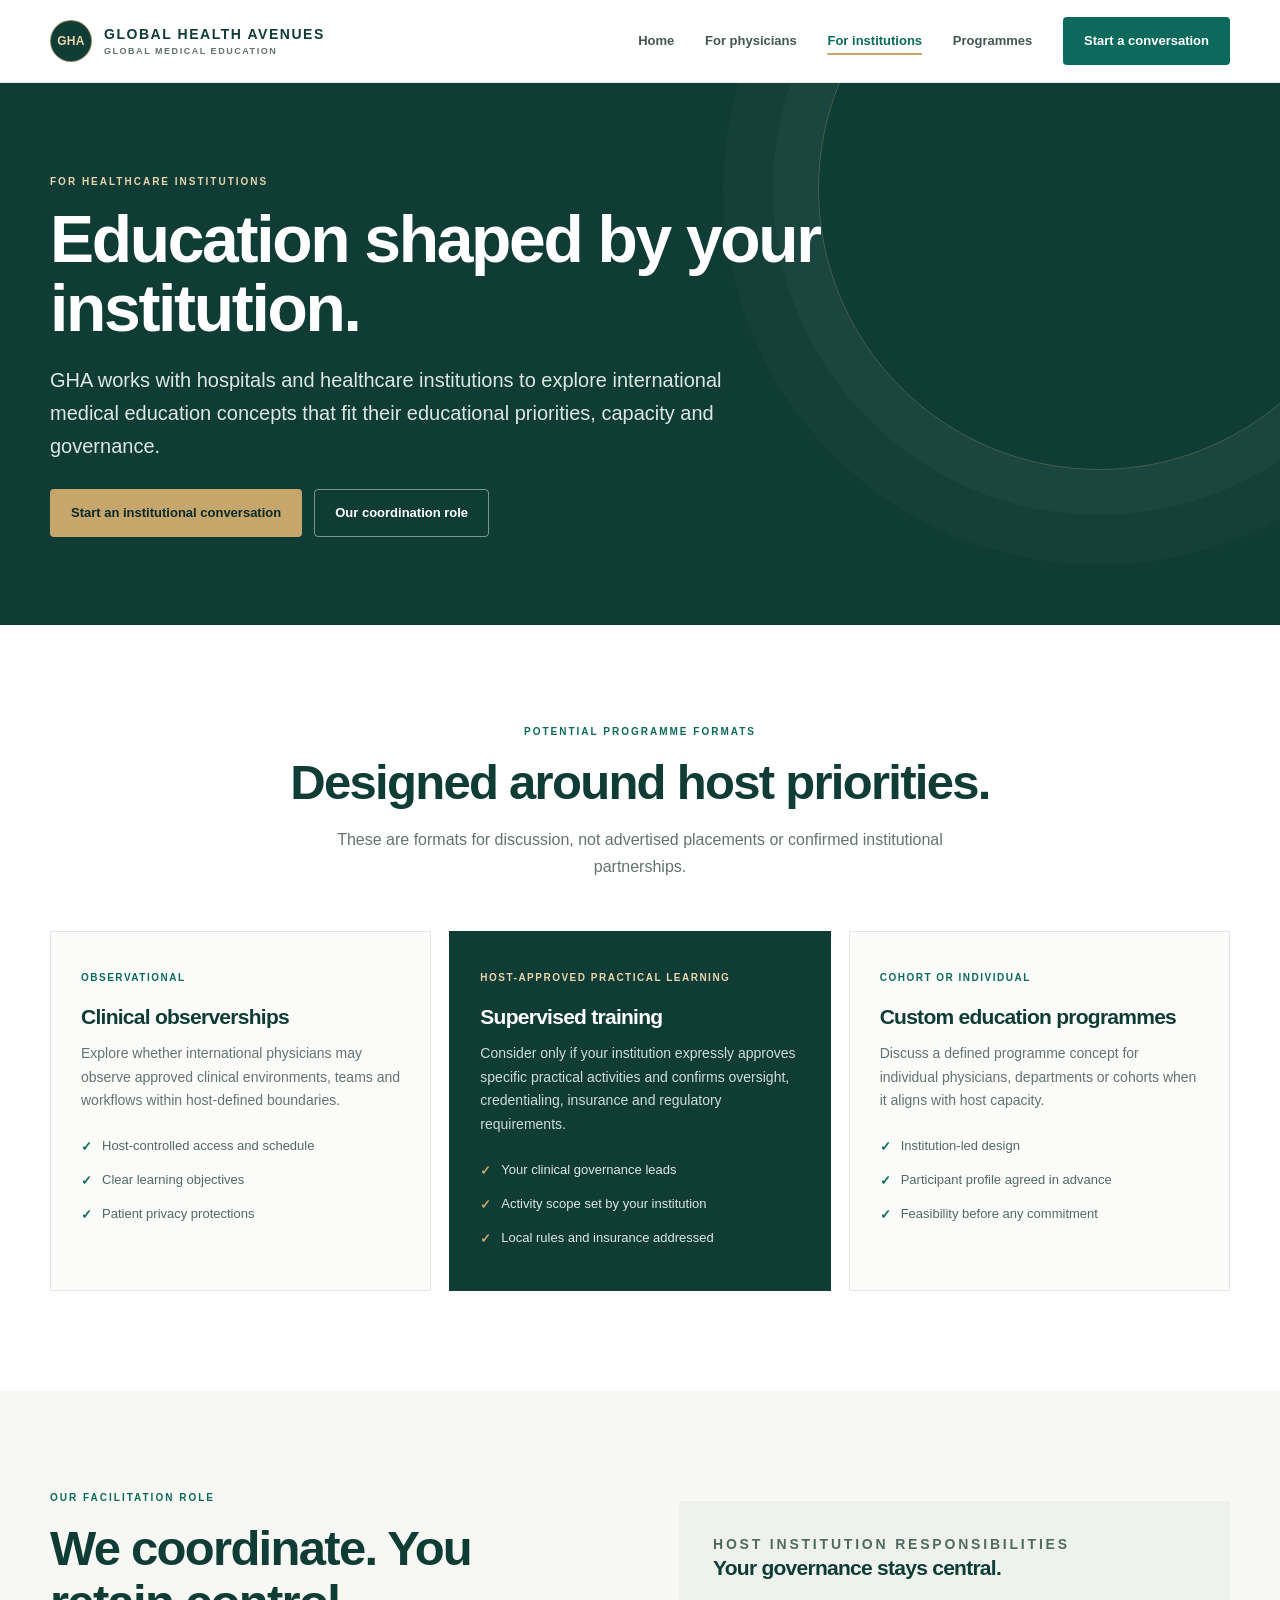
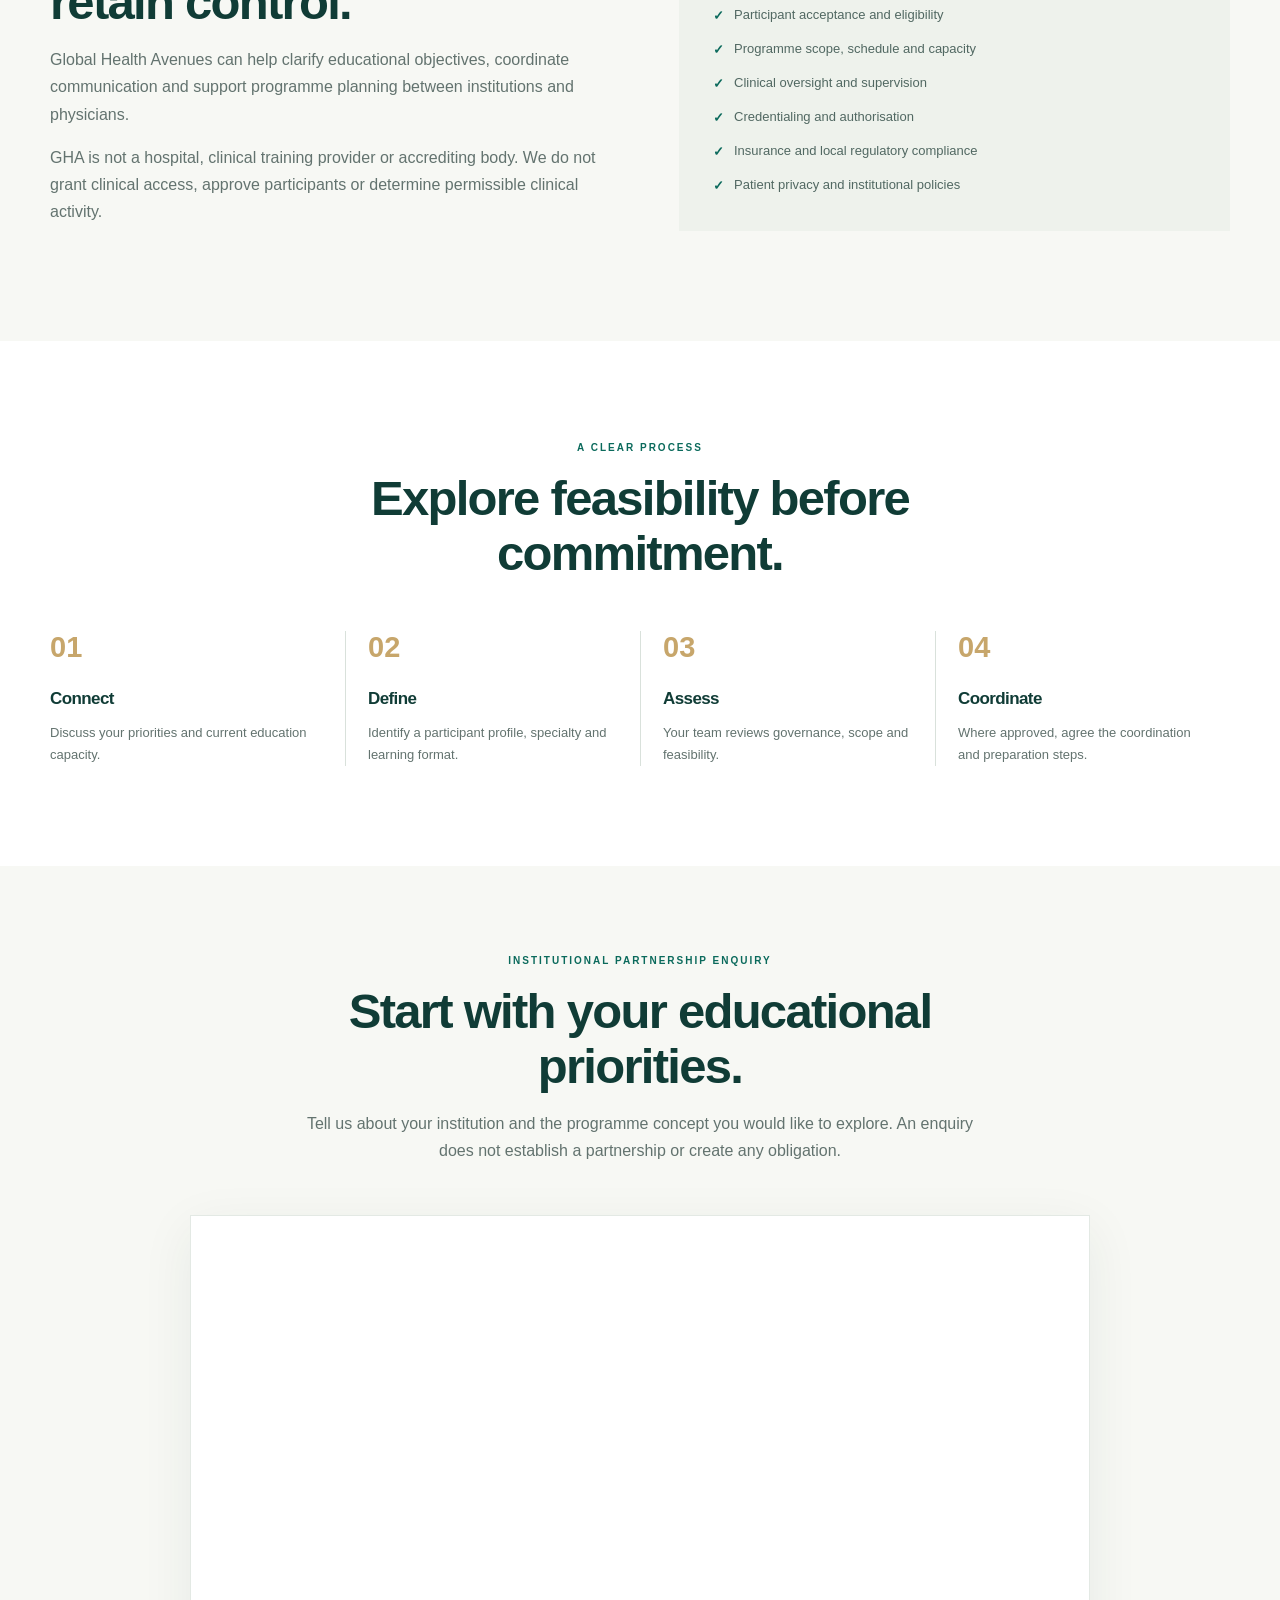
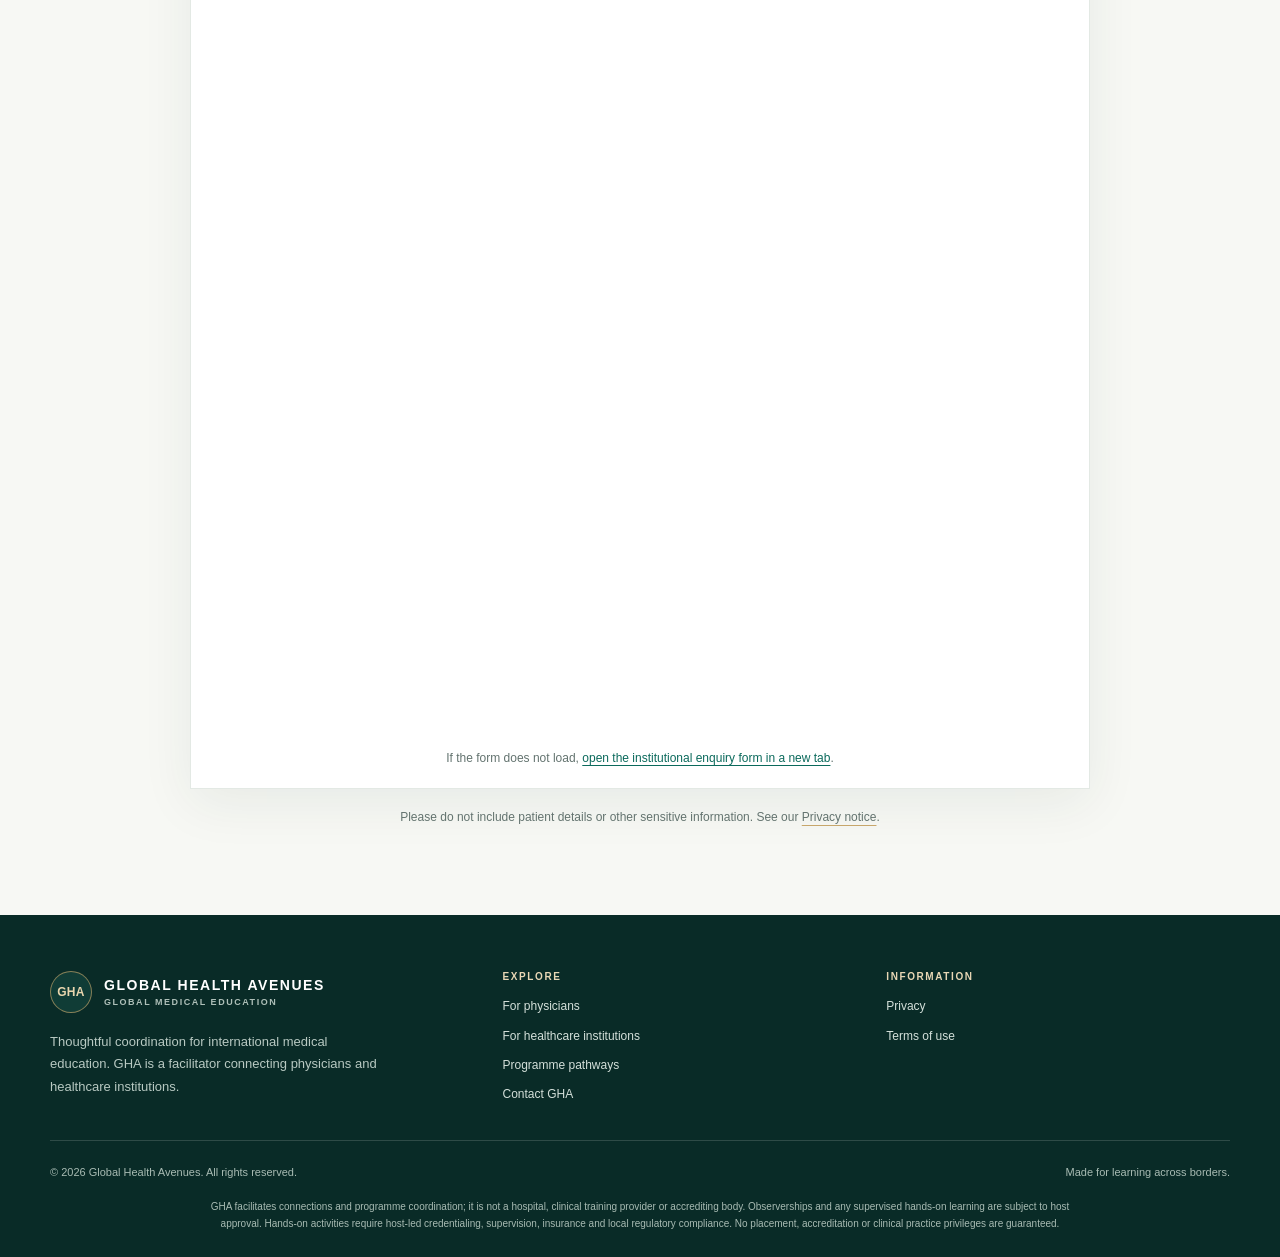
<file: institutions.html>
<!doctype html>
<html lang="en">
<head>
  <meta charset="utf-8">
  <meta name="viewport" content="width=device-width, initial-scale=1">
  <meta name="description" content="Explore institutional collaboration with Global Health Avenues to facilitate international medical observerships and host-approved supervised education programmes.">
  <meta name="theme-color" content="#103c36">
  <meta property="og:type" content="website">
  <meta property="og:site_name" content="Global Health Avenues">
  <meta property="og:title" content="For Healthcare Institutions | Global Health Avenues">
  <meta property="og:description" content="Explore institutional collaboration with Global Health Avenues to facilitate international medical observerships and host-approved supervised education programmes.">
  <meta property="og:url" content="https://global-health-avenues.arunbhatia-ab.workers.dev/institutions.html">
  <link rel="canonical" href="https://global-health-avenues.arunbhatia-ab.workers.dev/institutions.html">
  <link rel="icon" href="favicon.svg" type="image/svg+xml">
  <link rel="stylesheet" href="assets/site.css">
  <title>For Healthcare Institutions | Global Health Avenues</title>
</head>
<body>
<a class="skip-link" href="#main">Skip to content</a>
<header class="site-header">
  <div class="container navbar">
    <a class="brand" href="index.html" aria-label="Global Health Avenues home">
      <span class="brand-mark" aria-hidden="true">GHA</span>
      <span><span class="brand-name">GLOBAL HEALTH AVENUES</span><span class="brand-descriptor">GLOBAL MEDICAL EDUCATION</span></span>
    </a>
    <button class="menu-toggle" type="button" aria-expanded="false" aria-controls="primary-nav" aria-label="Open navigation">
      <svg viewBox="0 0 24 24" fill="none" stroke="currentColor" stroke-width="1.8" aria-hidden="true"><path d="M4 7h16M4 12h16M4 17h16"/></svg>
    </button>
    <nav class="nav-links" id="primary-nav" aria-label="Main navigation">
      <a href="index.html">Home</a>
      <a href="physicians.html">For physicians</a>
      <a href="institutions.html" aria-current="page">For institutions</a>
      <a href="index.html#programmes">Programmes</a>
      <a class="button button-primary" href="#contact">Start a conversation</a>
    </nav>
  </div>
</header>
<main id="main">
  <section class="page-hero"><div class="container"><p class="eyebrow eyebrow-light">For healthcare institutions</p><h1>Education shaped by your institution.</h1><p class="lead">GHA works with hospitals and healthcare institutions to explore international medical education concepts that fit their educational priorities, capacity and governance.</p><div class="hero-actions"><a class="button button-gold" href="#contact">Start an institutional conversation</a><a class="button button-outline" href="#approach">Our coordination role</a></div></div></section>
  <section class="section" id="programmes"><div class="container"><div class="section-heading"><p class="eyebrow">Potential programme formats</p><h2>Designed around host priorities.</h2><p class="section-intro">These are formats for discussion, not advertised placements or confirmed institutional partnerships.</p></div><div class="card-grid">
    <article class="programme-card"><span class="card-label">OBSERVATIONAL</span><h3>Clinical observerships</h3><p>Explore whether international physicians may observe approved clinical environments, teams and workflows within host-defined boundaries.</p><ul class="check-list"><li>Host-controlled access and schedule</li><li>Clear learning objectives</li><li>Patient privacy protections</li></ul></article>
    <article class="programme-card programme-card-dark"><span class="card-label">HOST-APPROVED PRACTICAL LEARNING</span><h3>Supervised training</h3><p>Consider only if your institution expressly approves specific practical activities and confirms oversight, credentialing, insurance and regulatory requirements.</p><ul class="check-list"><li>Your clinical governance leads</li><li>Activity scope set by your institution</li><li>Local rules and insurance addressed</li></ul></article>
    <article class="programme-card"><span class="card-label">COHORT OR INDIVIDUAL</span><h3>Custom education programmes</h3><p>Discuss a defined programme concept for individual physicians, departments or cohorts when it aligns with host capacity.</p><ul class="check-list"><li>Institution-led design</li><li>Participant profile agreed in advance</li><li>Feasibility before any commitment</li></ul></article>
  </div></div></section>
  <section class="section section-soft" id="approach"><div class="container split"><div class="split-copy"><p class="eyebrow">Our facilitation role</p><h2>We coordinate. You retain control.</h2><p>Global Health Avenues can help clarify educational objectives, coordinate communication and support programme planning between institutions and physicians.</p><p>GHA is not a hospital, clinical training provider or accrediting body. We do not grant clinical access, approve participants or determine permissible clinical activity.</p></div><div class="split-note"><p class="eyebrow">Host institution responsibilities</p><h3>Your governance stays central.</h3><ul class="check-list"><li>Participant acceptance and eligibility</li><li>Programme scope, schedule and capacity</li><li>Clinical oversight and supervision</li><li>Credentialing and authorisation</li><li>Insurance and local regulatory compliance</li><li>Patient privacy and institutional policies</li></ul></div></div></section>
  <section class="section"><div class="container"><div class="section-heading"><p class="eyebrow">A clear process</p><h2>Explore feasibility before commitment.</h2></div><div class="process-grid">
    <article class="process-step"><span class="step-number">01</span><h3>Connect</h3><p>Discuss your priorities and current education capacity.</p></article><article class="process-step"><span class="step-number">02</span><h3>Define</h3><p>Identify a participant profile, specialty and learning format.</p></article><article class="process-step"><span class="step-number">03</span><h3>Assess</h3><p>Your team reviews governance, scope and feasibility.</p></article><article class="process-step"><span class="step-number">04</span><h3>Coordinate</h3><p>Where approved, agree the coordination and preparation steps.</p></article>
  </div></div></section>
  <section class="form-section" id="contact"><div class="container"><div class="section-heading"><p class="eyebrow">Institutional partnership enquiry</p><h2>Start with your educational priorities.</h2><p class="section-intro">Tell us about your institution and the programme concept you would like to explore. An enquiry does not establish a partnership or create any obligation.</p></div>
    <div class="form-shell"><iframe src="https://docs.google.com/forms/d/e/1FAIpQLSc1aRVsBVNQ-9tJkFqPSlVwpl_ai4Rgn4P5yuVRYuAk6Og-dg/viewform?embedded=true" title="GHA Institutional Partnership Enquiry" loading="lazy" referrerpolicy="strict-origin-when-cross-origin" height="1100">Loading the institutional enquiry form…</iframe><p class="form-fallback">If the form does not load, <a href="https://docs.google.com/forms/d/e/1FAIpQLSc1aRVsBVNQ-9tJkFqPSlVwpl_ai4Rgn4P5yuVRYuAk6Og-dg/viewform" target="_blank" rel="noopener noreferrer">open the institutional enquiry form in a new tab</a>.</p></div>
    <p class="form-privacy">Please do not include patient details or other sensitive information. See our <a class="text-link" href="privacy.html">Privacy notice</a>.</p>
  </div></section>
</main>
<footer class="site-footer">
  <div class="container">
    <div class="footer-main">
      <div class="footer-brand">
        <a class="brand" href="index.html">
          <span class="brand-mark" aria-hidden="true">GHA</span>
          <span><span class="brand-name">GLOBAL HEALTH AVENUES</span><span class="brand-descriptor">GLOBAL MEDICAL EDUCATION</span></span>
        </a>
        <p>Thoughtful coordination for international medical education. GHA is a facilitator connecting physicians and healthcare institutions.</p>
      </div>
      <div><div class="footer-heading">Explore</div><div class="footer-links">
        <a href="physicians.html">For physicians</a><a href="institutions.html">For healthcare institutions</a><a href="index.html#programmes">Programme pathways</a><a href="mailto:globalhealthavenues@gmail.com">Contact GHA</a>
      </div></div>
      <div><div class="footer-heading">Information</div><div class="footer-links">
        <a href="privacy.html">Privacy</a><a href="terms.html">Terms of use</a>
      </div></div>
    </div>
    <div class="footer-bottom"><span>© 2026 Global Health Avenues. All rights reserved.</span><span>Made for learning across borders.</span></div>
    <p class="footer-disclaimer">GHA facilitates connections and programme coordination; it is not a hospital, clinical training provider or accrediting body. Observerships and any supervised hands-on learning are subject to host approval. Hands-on activities require host-led credentialing, supervision, insurance and local regulatory compliance. No placement, accreditation or clinical practice privileges are guaranteed.</p>
  </div>
</footer>
<script src="assets/site.js" defer></script>
</body>
</html>
</file>
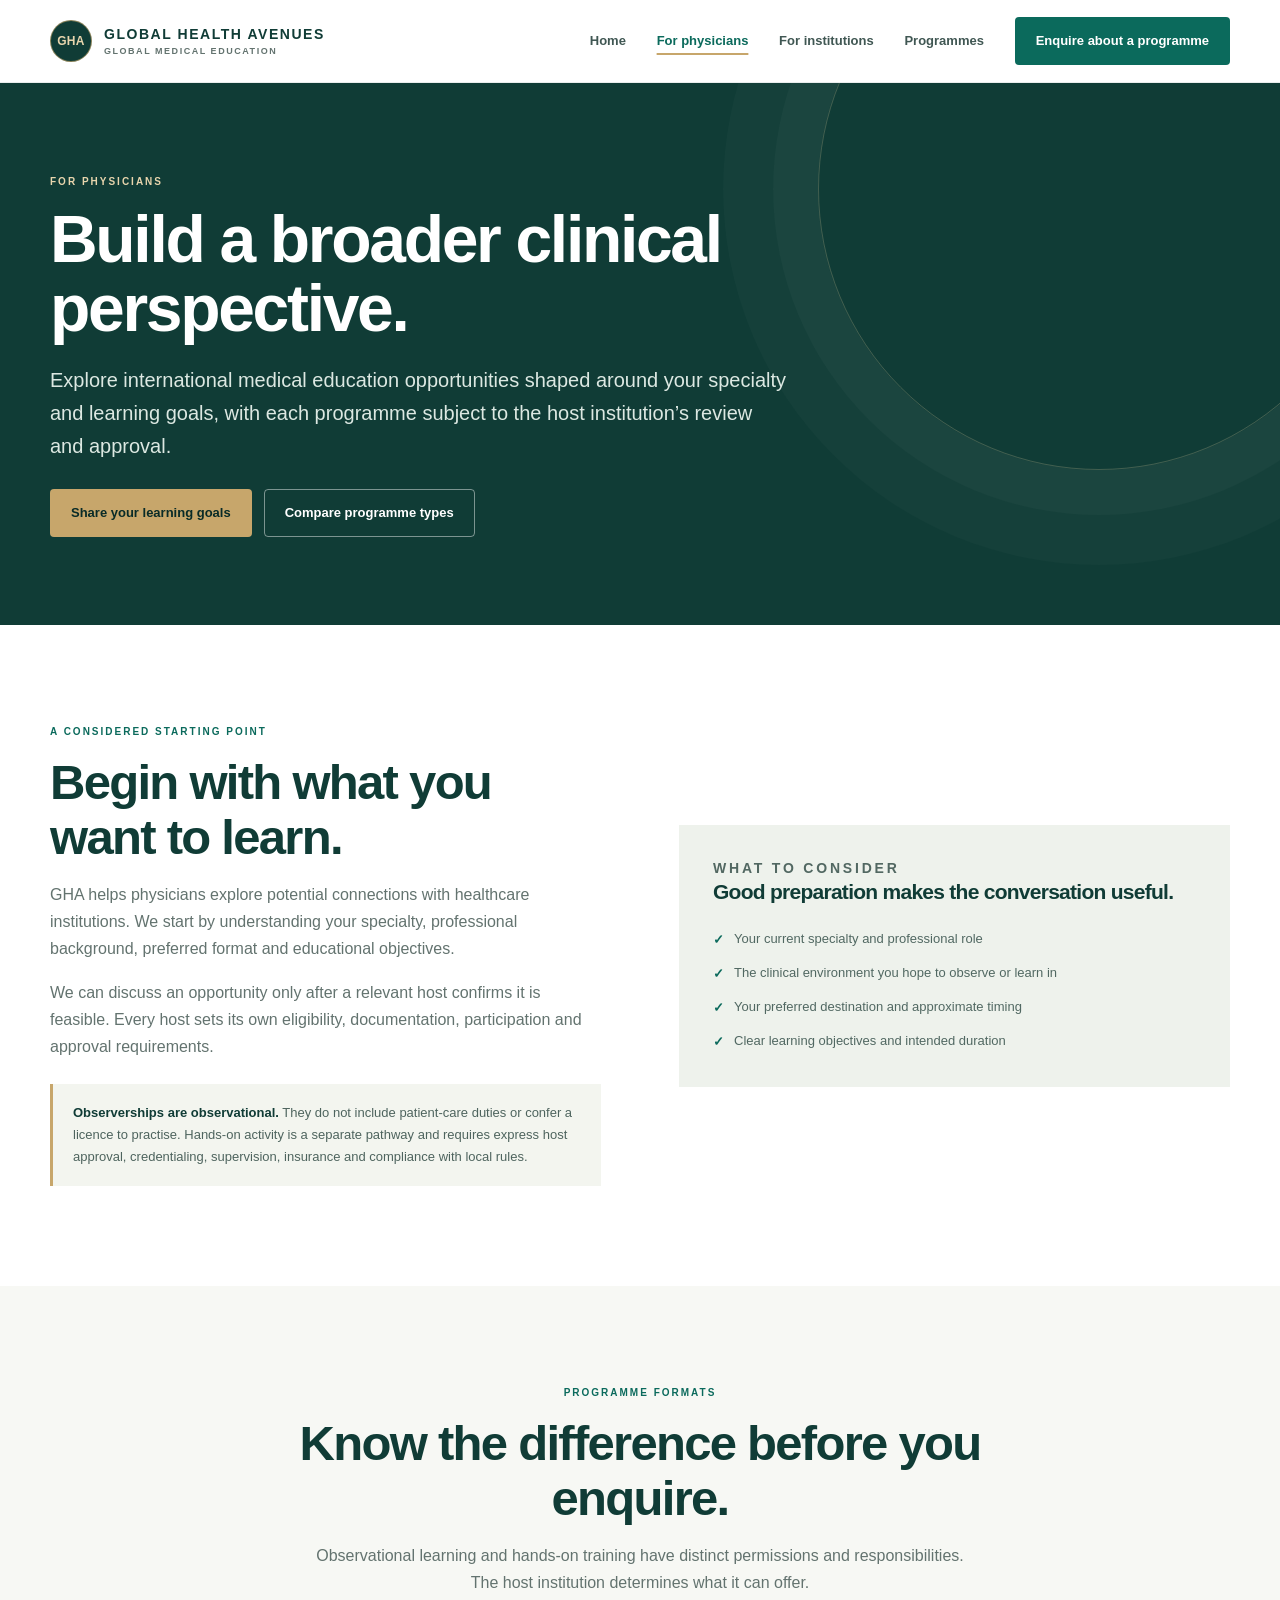
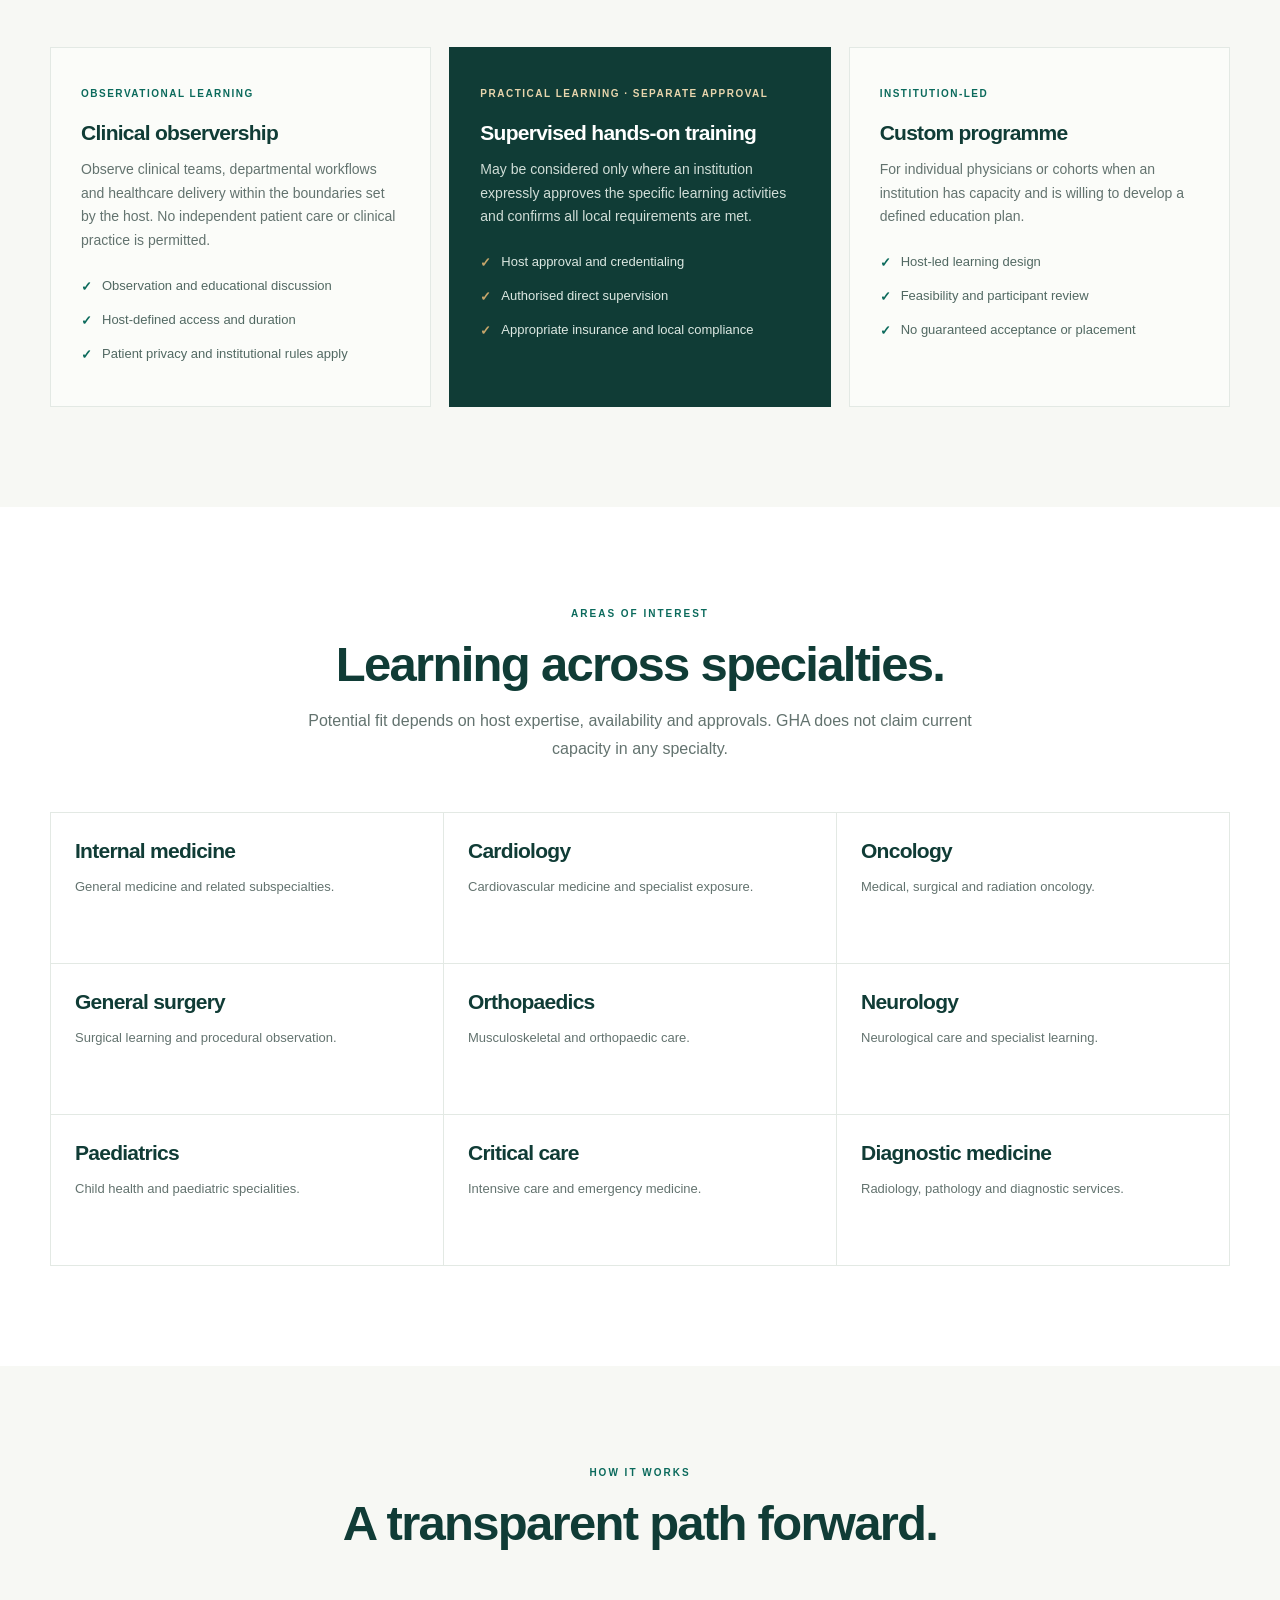
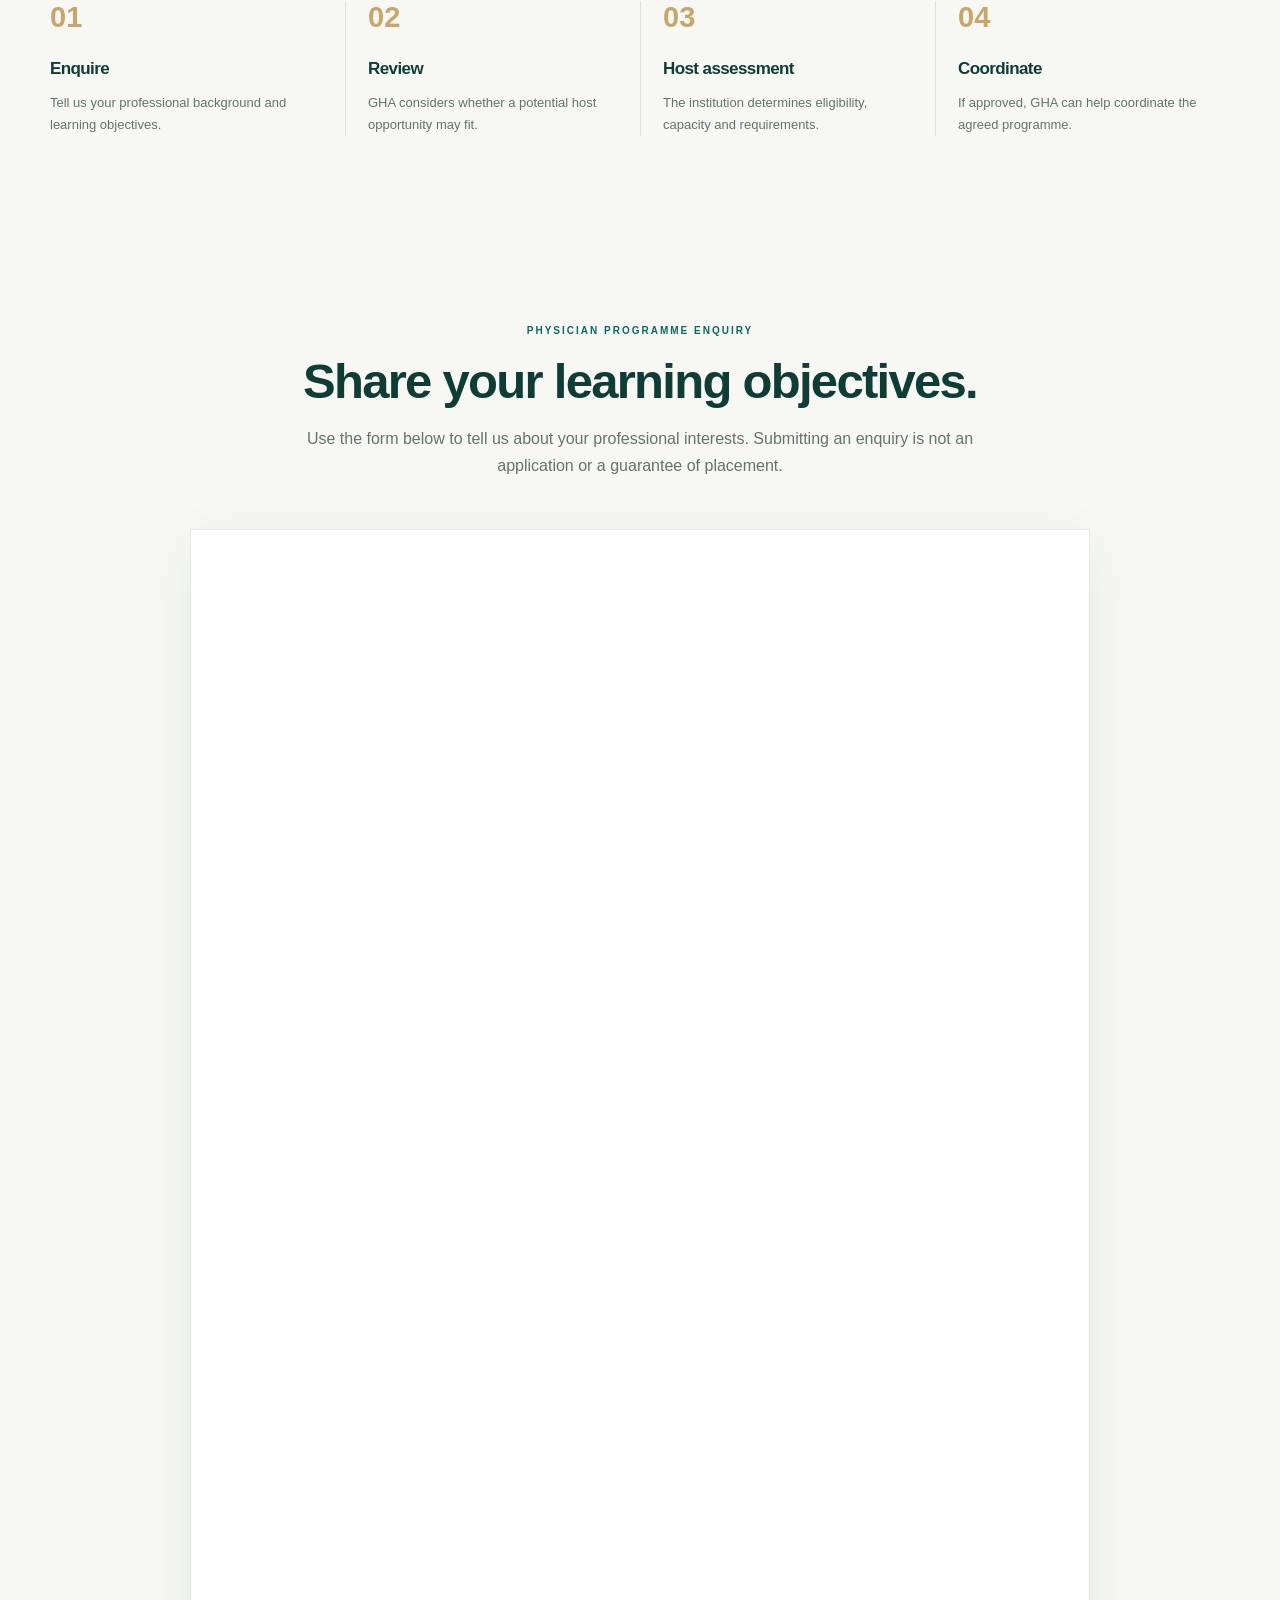
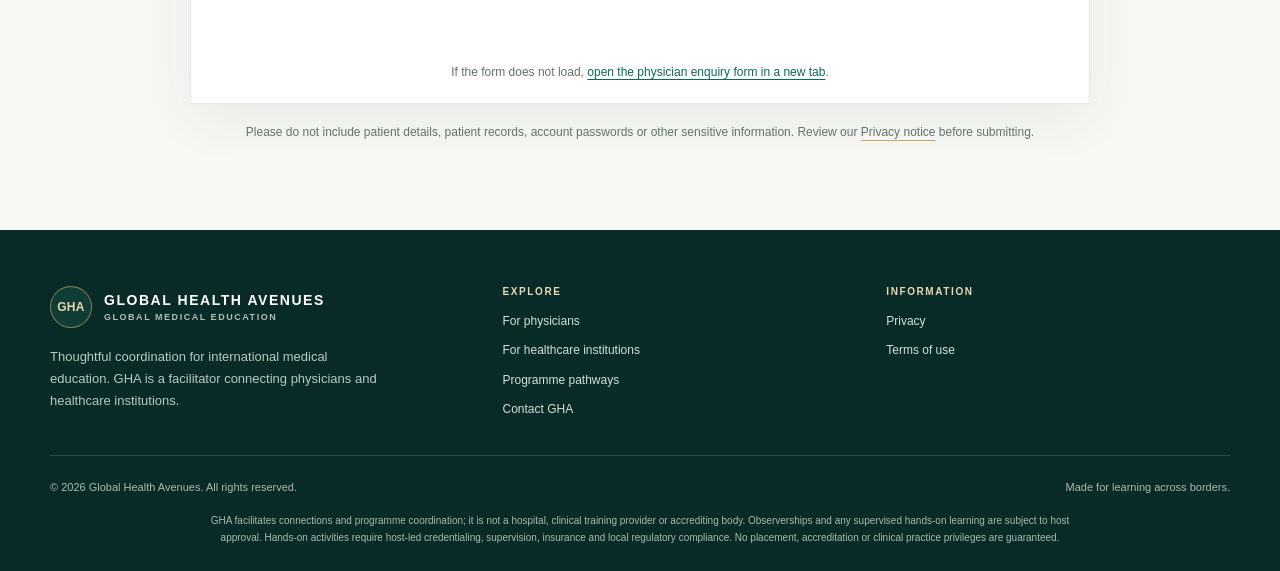
<file: physicians.html>
<!doctype html>
<html lang="en">
<head>
  <meta charset="utf-8">
  <meta name="viewport" content="width=device-width, initial-scale=1">
  <meta name="description" content="Explore international clinical observerships and host-approved supervised learning for physicians. Programme availability and participation are subject to host review.">
  <meta name="theme-color" content="#103c36">
  <meta property="og:type" content="website">
  <meta property="og:site_name" content="Global Health Avenues">
  <meta property="og:title" content="For Physicians | Global Health Avenues">
  <meta property="og:description" content="Explore international clinical observerships and host-approved supervised learning for physicians. Programme availability and participation are subject to host review.">
  <meta property="og:url" content="https://global-health-avenues.arunbhatia-ab.workers.dev/physicians.html">
  <link rel="canonical" href="https://global-health-avenues.arunbhatia-ab.workers.dev/physicians.html">
  <link rel="icon" href="favicon.svg" type="image/svg+xml">
  <link rel="stylesheet" href="assets/site.css">
  <title>For Physicians | Global Health Avenues</title>
</head>
<body>
<a class="skip-link" href="#main">Skip to content</a>
<header class="site-header">
  <div class="container navbar">
    <a class="brand" href="index.html" aria-label="Global Health Avenues home">
      <span class="brand-mark" aria-hidden="true">GHA</span>
      <span><span class="brand-name">GLOBAL HEALTH AVENUES</span><span class="brand-descriptor">GLOBAL MEDICAL EDUCATION</span></span>
    </a>
    <button class="menu-toggle" type="button" aria-expanded="false" aria-controls="primary-nav" aria-label="Open navigation">
      <svg viewBox="0 0 24 24" fill="none" stroke="currentColor" stroke-width="1.8" aria-hidden="true"><path d="M4 7h16M4 12h16M4 17h16"/></svg>
    </button>
    <nav class="nav-links" id="primary-nav" aria-label="Main navigation">
      <a href="index.html">Home</a>
      <a href="physicians.html" aria-current="page">For physicians</a>
      <a href="institutions.html">For institutions</a>
      <a href="index.html#programmes">Programmes</a>
      <a class="button button-primary" href="#contact">Enquire about a programme</a>
    </nav>
  </div>
</header>
<main id="main">
  <section class="page-hero"><div class="container"><p class="eyebrow eyebrow-light">For physicians</p><h1>Build a broader clinical perspective.</h1><p class="lead">Explore international medical education opportunities shaped around your specialty and learning goals, with each programme subject to the host institution’s review and approval.</p><div class="hero-actions"><a class="button button-gold" href="#contact">Share your learning goals</a><a class="button button-outline" href="#programmes">Compare programme types</a></div></div></section>
  <section class="section"><div class="container split"><div class="split-copy"><p class="eyebrow">A considered starting point</p><h2>Begin with what you want to learn.</h2><p>GHA helps physicians explore potential connections with healthcare institutions. We start by understanding your specialty, professional background, preferred format and educational objectives.</p><p>We can discuss an opportunity only after a relevant host confirms it is feasible. Every host sets its own eligibility, documentation, participation and approval requirements.</p><div class="note"><strong>Observerships are observational.</strong> They do not include patient-care duties or confer a licence to practise. Hands-on activity is a separate pathway and requires express host approval, credentialing, supervision, insurance and compliance with local rules.</div></div><div class="split-note"><p class="eyebrow">What to consider</p><h3>Good preparation makes the conversation useful.</h3><ul class="check-list"><li>Your current specialty and professional role</li><li>The clinical environment you hope to observe or learn in</li><li>Your preferred destination and approximate timing</li><li>Clear learning objectives and intended duration</li></ul></div></div></section>
  <section class="section section-soft" id="programmes"><div class="container"><div class="section-heading"><p class="eyebrow">Programme formats</p><h2>Know the difference before you enquire.</h2><p class="section-intro">Observational learning and hands-on training have distinct permissions and responsibilities. The host institution determines what it can offer.</p></div><div class="card-grid">
    <article class="programme-card"><span class="card-label">OBSERVATIONAL LEARNING</span><h3>Clinical observership</h3><p>Observe clinical teams, departmental workflows and healthcare delivery within the boundaries set by the host. No independent patient care or clinical practice is permitted.</p><ul class="check-list"><li>Observation and educational discussion</li><li>Host-defined access and duration</li><li>Patient privacy and institutional rules apply</li></ul></article>
    <article class="programme-card programme-card-dark"><span class="card-label">PRACTICAL LEARNING · SEPARATE APPROVAL</span><h3>Supervised hands-on training</h3><p>May be considered only where an institution expressly approves the specific learning activities and confirms all local requirements are met.</p><ul class="check-list"><li>Host approval and credentialing</li><li>Authorised direct supervision</li><li>Appropriate insurance and local compliance</li></ul></article>
    <article class="programme-card"><span class="card-label">INSTITUTION-LED</span><h3>Custom programme</h3><p>For individual physicians or cohorts when an institution has capacity and is willing to develop a defined education plan.</p><ul class="check-list"><li>Host-led learning design</li><li>Feasibility and participant review</li><li>No guaranteed acceptance or placement</li></ul></article>
  </div></div></section>
  <section class="section"><div class="container"><div class="section-heading"><p class="eyebrow">Areas of interest</p><h2>Learning across specialties.</h2><p class="section-intro">Potential fit depends on host expertise, availability and approvals. GHA does not claim current capacity in any specialty.</p></div><div class="specialty-grid">
    <article class="specialty-card"><h3>Internal medicine</h3><p>General medicine and related subspecialties.</p></article><article class="specialty-card"><h3>Cardiology</h3><p>Cardiovascular medicine and specialist exposure.</p></article><article class="specialty-card"><h3>Oncology</h3><p>Medical, surgical and radiation oncology.</p></article><article class="specialty-card"><h3>General surgery</h3><p>Surgical learning and procedural observation.</p></article><article class="specialty-card"><h3>Orthopaedics</h3><p>Musculoskeletal and orthopaedic care.</p></article><article class="specialty-card"><h3>Neurology</h3><p>Neurological care and specialist learning.</p></article><article class="specialty-card"><h3>Paediatrics</h3><p>Child health and paediatric specialities.</p></article><article class="specialty-card"><h3>Critical care</h3><p>Intensive care and emergency medicine.</p></article><article class="specialty-card"><h3>Diagnostic medicine</h3><p>Radiology, pathology and diagnostic services.</p></article>
  </div></div></section>
  <section class="section section-soft"><div class="container"><div class="section-heading"><p class="eyebrow">How it works</p><h2>A transparent path forward.</h2></div><div class="process-grid">
    <article class="process-step"><span class="step-number">01</span><h3>Enquire</h3><p>Tell us your professional background and learning objectives.</p></article><article class="process-step"><span class="step-number">02</span><h3>Review</h3><p>GHA considers whether a potential host opportunity may fit.</p></article><article class="process-step"><span class="step-number">03</span><h3>Host assessment</h3><p>The institution determines eligibility, capacity and requirements.</p></article><article class="process-step"><span class="step-number">04</span><h3>Coordinate</h3><p>If approved, GHA can help coordinate the agreed programme.</p></article>
  </div></div></section>
  <section class="form-section" id="contact"><div class="container"><div class="section-heading"><p class="eyebrow">Physician programme enquiry</p><h2>Share your learning objectives.</h2><p class="section-intro">Use the form below to tell us about your professional interests. Submitting an enquiry is not an application or a guarantee of placement.</p></div>
    <div class="form-shell"><iframe src="https://docs.google.com/forms/d/e/1FAIpQLSfCebzr-D_654C0MQwMu4uzY4ckN7JV_jtLMmWX_CKW4QIczA/viewform?embedded=true" title="GHA Physician Programme Enquiry" loading="lazy" referrerpolicy="strict-origin-when-cross-origin" height="1100">Loading the physician enquiry form…</iframe><p class="form-fallback">If the form does not load, <a href="https://docs.google.com/forms/d/e/1FAIpQLSfCebzr-D_654C0MQwMu4uzY4ckN7JV_jtLMmWX_CKW4QIczA/viewform" target="_blank" rel="noopener noreferrer">open the physician enquiry form in a new tab</a>.</p></div>
    <p class="form-privacy">Please do not include patient details, patient records, account passwords or other sensitive information. Review our <a class="text-link" href="privacy.html">Privacy notice</a> before submitting.</p>
  </div></section>
</main>
<footer class="site-footer">
  <div class="container">
    <div class="footer-main">
      <div class="footer-brand">
        <a class="brand" href="index.html">
          <span class="brand-mark" aria-hidden="true">GHA</span>
          <span><span class="brand-name">GLOBAL HEALTH AVENUES</span><span class="brand-descriptor">GLOBAL MEDICAL EDUCATION</span></span>
        </a>
        <p>Thoughtful coordination for international medical education. GHA is a facilitator connecting physicians and healthcare institutions.</p>
      </div>
      <div><div class="footer-heading">Explore</div><div class="footer-links">
        <a href="physicians.html">For physicians</a><a href="institutions.html">For healthcare institutions</a><a href="index.html#programmes">Programme pathways</a><a href="mailto:globalhealthavenues@gmail.com">Contact GHA</a>
      </div></div>
      <div><div class="footer-heading">Information</div><div class="footer-links">
        <a href="privacy.html">Privacy</a><a href="terms.html">Terms of use</a>
      </div></div>
    </div>
    <div class="footer-bottom"><span>© 2026 Global Health Avenues. All rights reserved.</span><span>Made for learning across borders.</span></div>
    <p class="footer-disclaimer">GHA facilitates connections and programme coordination; it is not a hospital, clinical training provider or accrediting body. Observerships and any supervised hands-on learning are subject to host approval. Hands-on activities require host-led credentialing, supervision, insurance and local regulatory compliance. No placement, accreditation or clinical practice privileges are guaranteed.</p>
  </div>
</footer>
<script src="assets/site.js" defer></script>
</body>
</html>
</file>
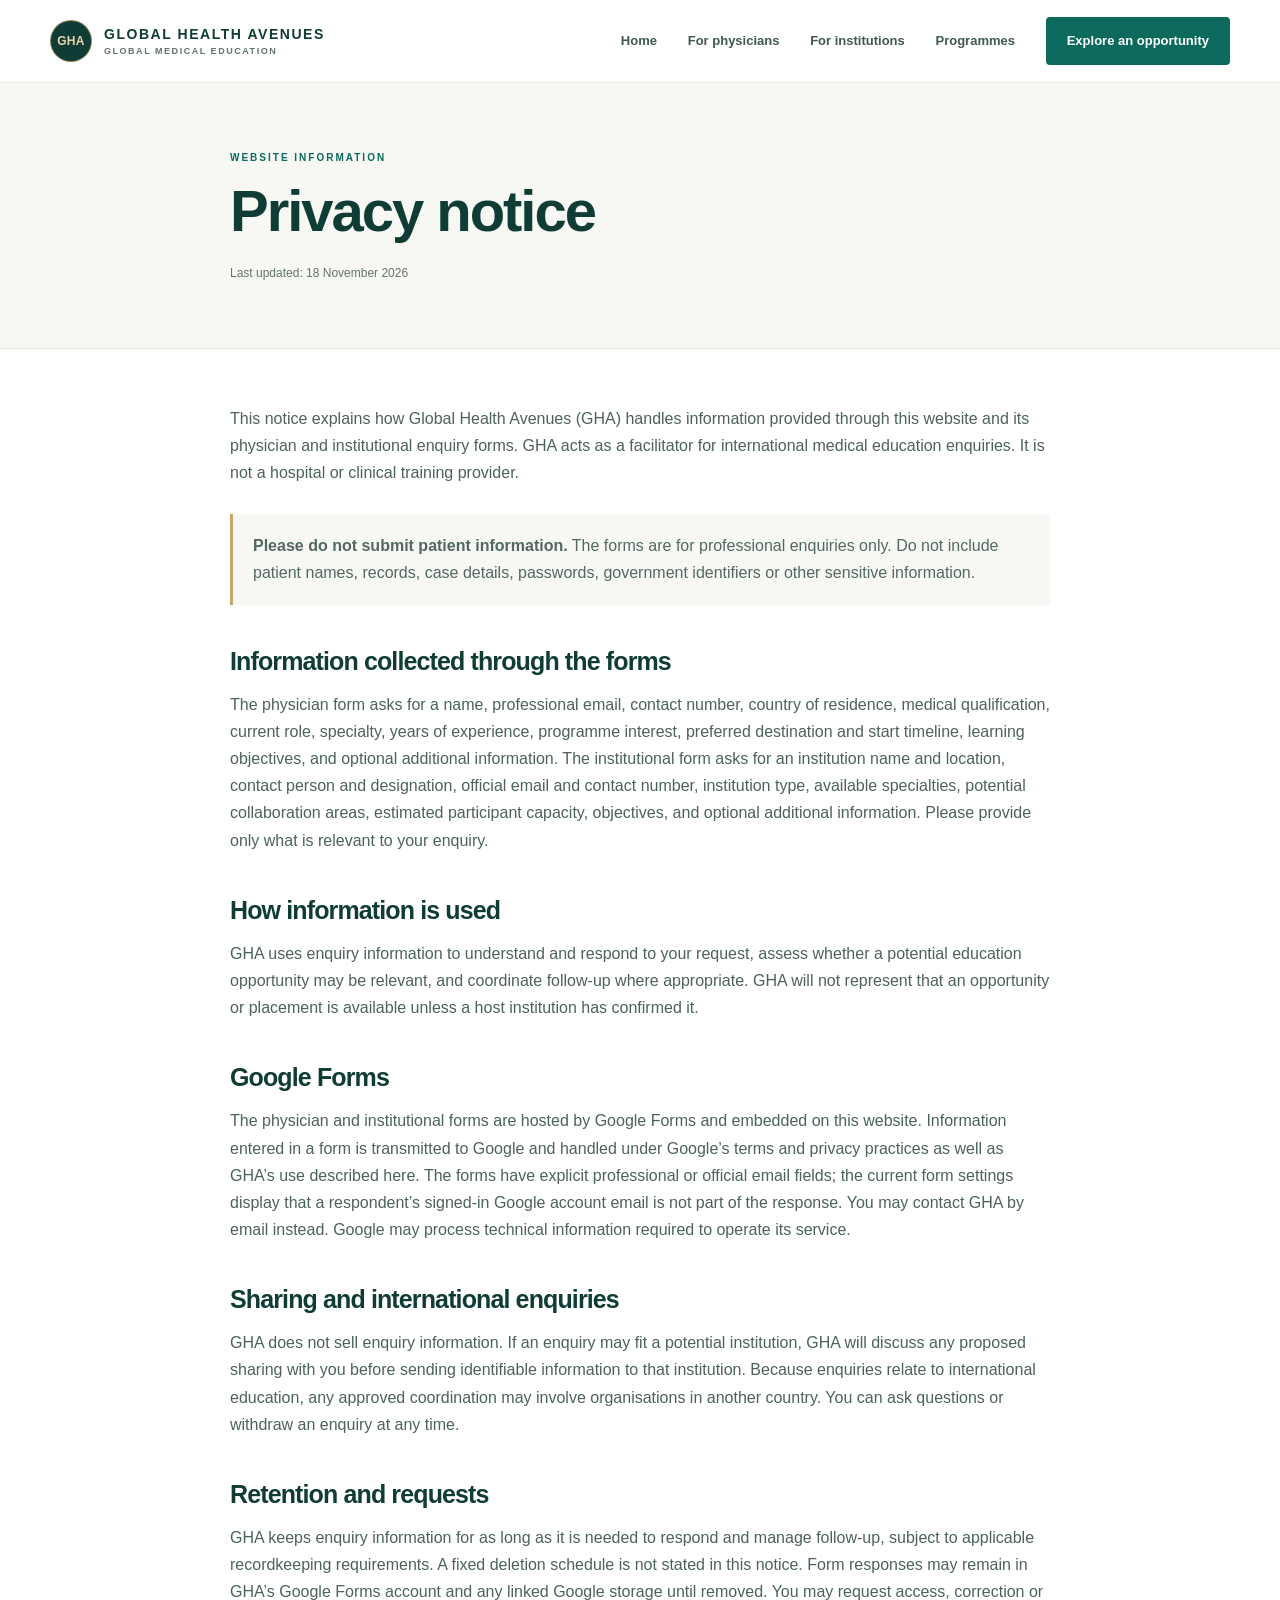
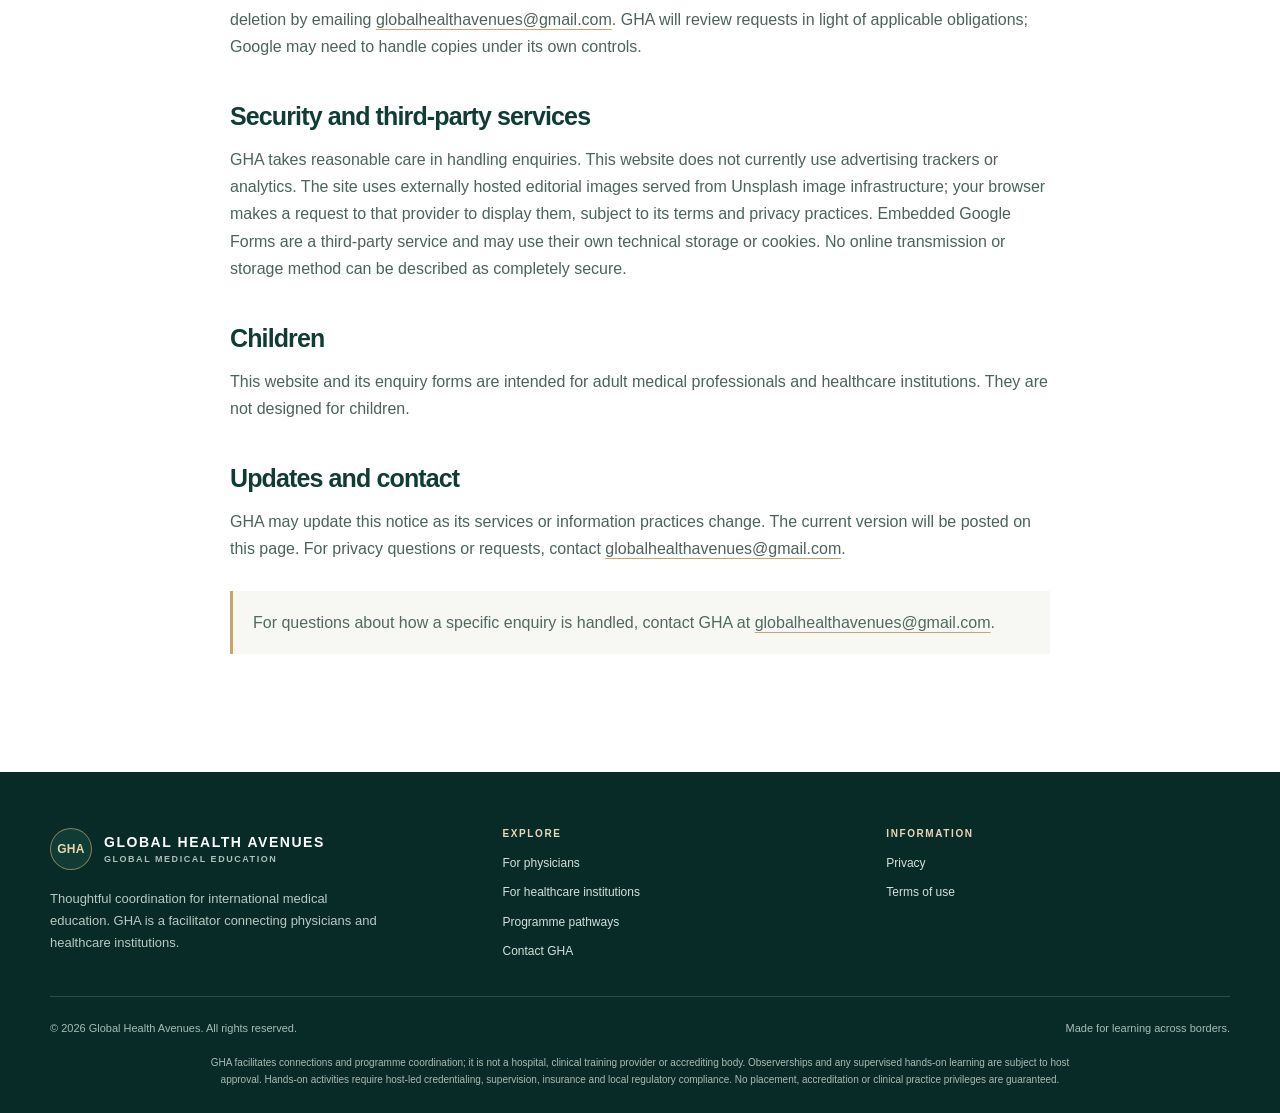
<file: privacy.html>
<!doctype html>
<html lang="en">
<head>
  <meta charset="utf-8">
  <meta name="viewport" content="width=device-width, initial-scale=1">
  <meta name="description" content="How Global Health Avenues uses information submitted through its website and enquiry forms.">
  <meta name="theme-color" content="#103c36">
  <meta property="og:type" content="website">
  <meta property="og:site_name" content="Global Health Avenues">
  <meta property="og:title" content="Privacy Notice | Global Health Avenues">
  <meta property="og:description" content="How Global Health Avenues uses information submitted through its website and enquiry forms.">
  <meta property="og:url" content="https://global-health-avenues.arunbhatia-ab.workers.dev/privacy.html">
  <link rel="canonical" href="https://global-health-avenues.arunbhatia-ab.workers.dev/privacy.html">
  <link rel="icon" href="favicon.svg" type="image/svg+xml">
  <link rel="stylesheet" href="assets/site.css">
  <title>Privacy Notice | Global Health Avenues</title>
</head>
<body>
<a class="skip-link" href="#main">Skip to content</a>
<header class="site-header">
  <div class="container navbar">
    <a class="brand" href="index.html" aria-label="Global Health Avenues home">
      <span class="brand-mark" aria-hidden="true">GHA</span>
      <span><span class="brand-name">GLOBAL HEALTH AVENUES</span><span class="brand-descriptor">GLOBAL MEDICAL EDUCATION</span></span>
    </a>
    <button class="menu-toggle" type="button" aria-expanded="false" aria-controls="primary-nav" aria-label="Open navigation">
      <svg viewBox="0 0 24 24" fill="none" stroke="currentColor" stroke-width="1.8" aria-hidden="true"><path d="M4 7h16M4 12h16M4 17h16"/></svg>
    </button>
    <nav class="nav-links" id="primary-nav" aria-label="Main navigation">
      <a href="index.html">Home</a>
      <a href="physicians.html">For physicians</a>
      <a href="institutions.html">For institutions</a>
      <a href="index.html#programmes">Programmes</a>
      <a class="button button-primary" href="physicians.html#contact">Explore an opportunity</a>
    </nav>
  </div>
</header>
<main id="main">
  <header class="legal-header"><div class="narrow"><p class="eyebrow">Website information</p><h1>Privacy notice</h1><p class="legal-updated">Last updated: 18 November 2026</p></div></header>
  <article class="narrow legal-content">
    <p>This notice explains how Global Health Avenues (GHA) handles information provided through this website and its physician and institutional enquiry forms. GHA acts as a facilitator for international medical education enquiries. It is not a hospital or clinical training provider.</p>
    <div class="legal-callout"><strong>Please do not submit patient information.</strong> The forms are for professional enquiries only. Do not include patient names, records, case details, passwords, government identifiers or other sensitive information.</div>
    <h2>Information collected through the forms</h2><p>The physician form asks for a name, professional email, contact number, country of residence, medical qualification, current role, specialty, years of experience, programme interest, preferred destination and start timeline, learning objectives, and optional additional information. The institutional form asks for an institution name and location, contact person and designation, official email and contact number, institution type, available specialties, potential collaboration areas, estimated participant capacity, objectives, and optional additional information. Please provide only what is relevant to your enquiry.</p>
    <h2>How information is used</h2><p>GHA uses enquiry information to understand and respond to your request, assess whether a potential education opportunity may be relevant, and coordinate follow-up where appropriate. GHA will not represent that an opportunity or placement is available unless a host institution has confirmed it.</p>
    <h2>Google Forms</h2><p>The physician and institutional forms are hosted by Google Forms and embedded on this website. Information entered in a form is transmitted to Google and handled under Google’s terms and privacy practices as well as GHA’s use described here. The forms have explicit professional or official email fields; the current form settings display that a respondent’s signed-in Google account email is not part of the response. You may contact GHA by email instead. Google may process technical information required to operate its service.</p>
    <h2>Sharing and international enquiries</h2><p>GHA does not sell enquiry information. If an enquiry may fit a potential institution, GHA will discuss any proposed sharing with you before sending identifiable information to that institution. Because enquiries relate to international education, any approved coordination may involve organisations in another country. You can ask questions or withdraw an enquiry at any time.</p>
    <h2>Retention and requests</h2><p>GHA keeps enquiry information for as long as it is needed to respond and manage follow-up, subject to applicable recordkeeping requirements. A fixed deletion schedule is not stated in this notice. Form responses may remain in GHA’s Google Forms account and any linked Google storage until removed. You may request access, correction or deletion by emailing <a class="text-link" href="mailto:globalhealthavenues@gmail.com">globalhealthavenues@gmail.com</a>. GHA will review requests in light of applicable obligations; Google may need to handle copies under its own controls.</p>
    <h2>Security and third-party services</h2><p>GHA takes reasonable care in handling enquiries. This website does not currently use advertising trackers or analytics. The site uses externally hosted editorial images served from Unsplash image infrastructure; your browser makes a request to that provider to display them, subject to its terms and privacy practices. Embedded Google Forms are a third-party service and may use their own technical storage or cookies. No online transmission or storage method can be described as completely secure.</p>
    <h2>Children</h2><p>This website and its enquiry forms are intended for adult medical professionals and healthcare institutions. They are not designed for children.</p>
    <h2>Updates and contact</h2><p>GHA may update this notice as its services or information practices change. The current version will be posted on this page. For privacy questions or requests, contact <a class="text-link" href="mailto:globalhealthavenues@gmail.com">globalhealthavenues@gmail.com</a>.</p>
    <div class="legal-callout">For questions about how a specific enquiry is handled, contact GHA at <a class="text-link" href="mailto:globalhealthavenues@gmail.com">globalhealthavenues@gmail.com</a>.</div>
  </article>
</main>
<footer class="site-footer">
  <div class="container">
    <div class="footer-main">
      <div class="footer-brand">
        <a class="brand" href="index.html">
          <span class="brand-mark" aria-hidden="true">GHA</span>
          <span><span class="brand-name">GLOBAL HEALTH AVENUES</span><span class="brand-descriptor">GLOBAL MEDICAL EDUCATION</span></span>
        </a>
        <p>Thoughtful coordination for international medical education. GHA is a facilitator connecting physicians and healthcare institutions.</p>
      </div>
      <div><div class="footer-heading">Explore</div><div class="footer-links">
        <a href="physicians.html">For physicians</a><a href="institutions.html">For healthcare institutions</a><a href="index.html#programmes">Programme pathways</a><a href="mailto:globalhealthavenues@gmail.com">Contact GHA</a>
      </div></div>
      <div><div class="footer-heading">Information</div><div class="footer-links">
        <a href="privacy.html">Privacy</a><a href="terms.html">Terms of use</a>
      </div></div>
    </div>
    <div class="footer-bottom"><span>© 2026 Global Health Avenues. All rights reserved.</span><span>Made for learning across borders.</span></div>
    <p class="footer-disclaimer">GHA facilitates connections and programme coordination; it is not a hospital, clinical training provider or accrediting body. Observerships and any supervised hands-on learning are subject to host approval. Hands-on activities require host-led credentialing, supervision, insurance and local regulatory compliance. No placement, accreditation or clinical practice privileges are guaranteed.</p>
  </div>
</footer>
<script src="assets/site.js" defer></script>
</body>
</html>
</file>
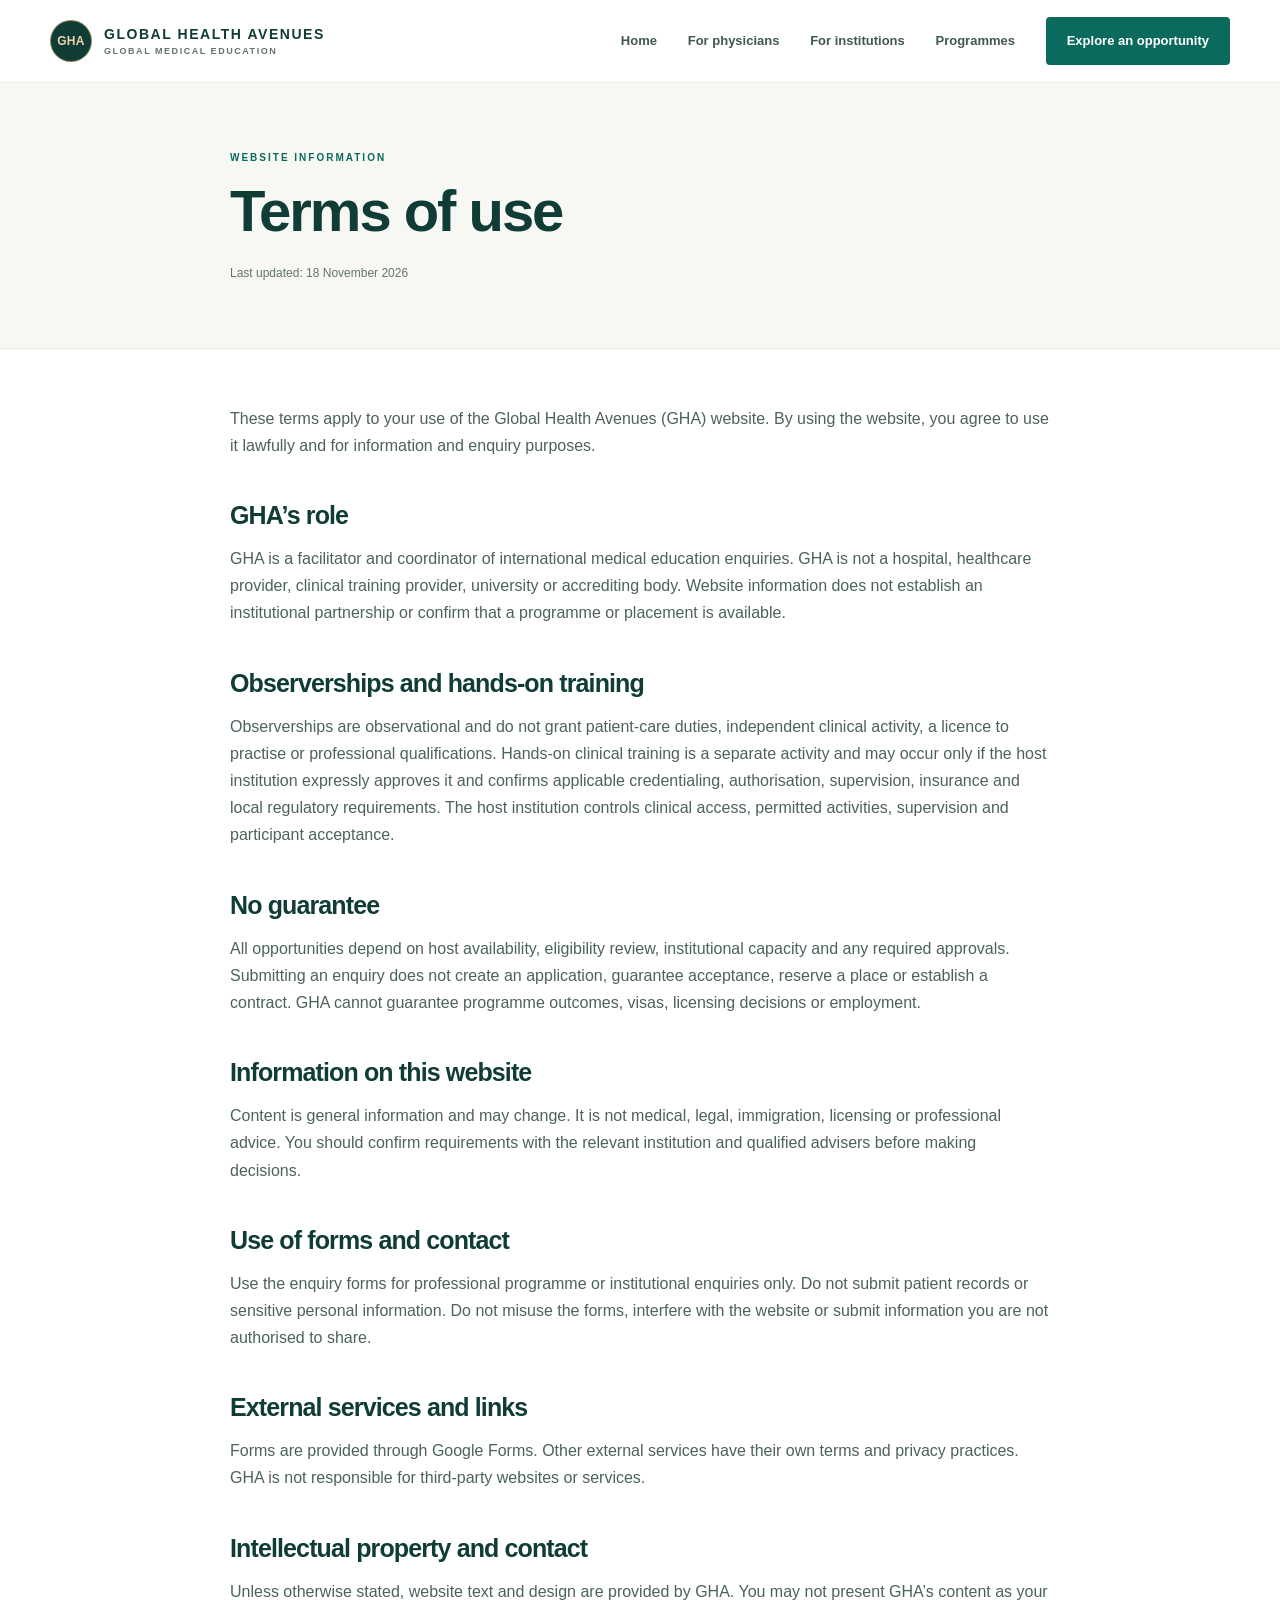
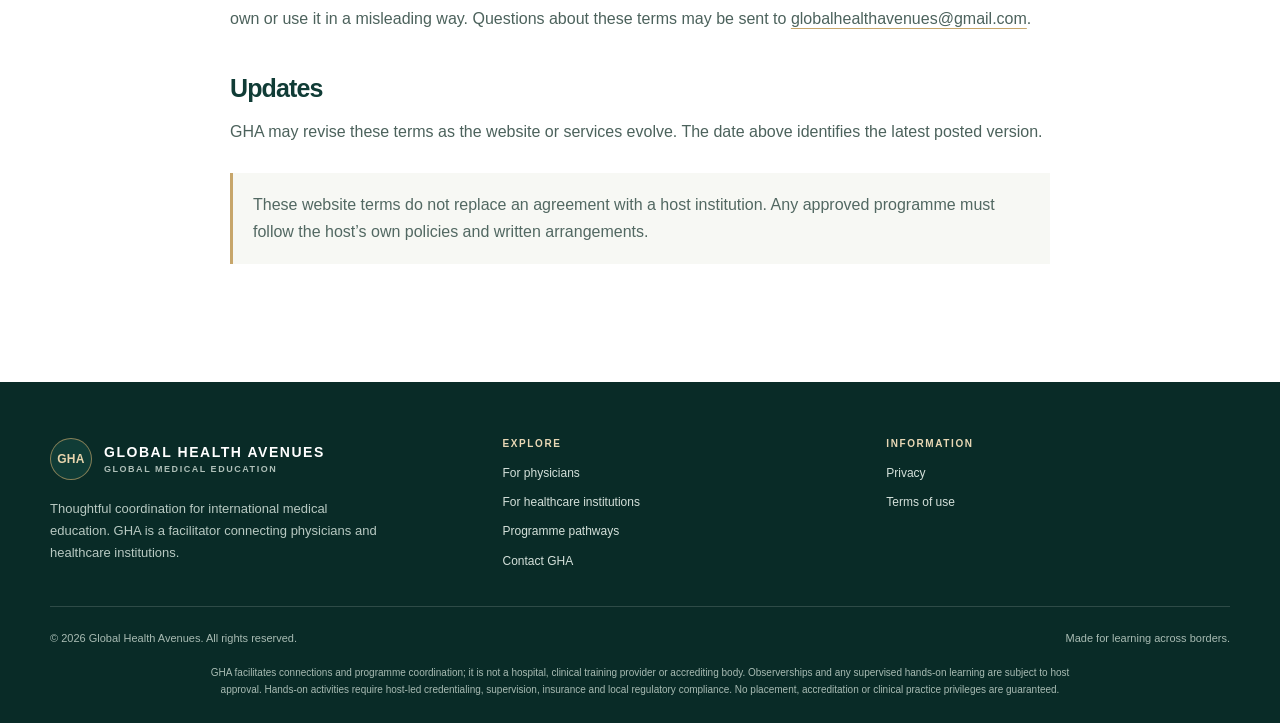
<file: terms.html>
<!doctype html>
<html lang="en">
<head>
  <meta charset="utf-8">
  <meta name="viewport" content="width=device-width, initial-scale=1">
  <meta name="description" content="Website terms for Global Health Avenues, a facilitator of international medical education enquiries and coordination.">
  <meta name="theme-color" content="#103c36">
  <meta property="og:type" content="website">
  <meta property="og:site_name" content="Global Health Avenues">
  <meta property="og:title" content="Terms of Use | Global Health Avenues">
  <meta property="og:description" content="Website terms for Global Health Avenues, a facilitator of international medical education enquiries and coordination.">
  <meta property="og:url" content="https://global-health-avenues.arunbhatia-ab.workers.dev/terms.html">
  <link rel="canonical" href="https://global-health-avenues.arunbhatia-ab.workers.dev/terms.html">
  <link rel="icon" href="favicon.svg" type="image/svg+xml">
  <link rel="stylesheet" href="assets/site.css">
  <title>Terms of Use | Global Health Avenues</title>
</head>
<body>
<a class="skip-link" href="#main">Skip to content</a>
<header class="site-header">
  <div class="container navbar">
    <a class="brand" href="index.html" aria-label="Global Health Avenues home">
      <span class="brand-mark" aria-hidden="true">GHA</span>
      <span><span class="brand-name">GLOBAL HEALTH AVENUES</span><span class="brand-descriptor">GLOBAL MEDICAL EDUCATION</span></span>
    </a>
    <button class="menu-toggle" type="button" aria-expanded="false" aria-controls="primary-nav" aria-label="Open navigation">
      <svg viewBox="0 0 24 24" fill="none" stroke="currentColor" stroke-width="1.8" aria-hidden="true"><path d="M4 7h16M4 12h16M4 17h16"/></svg>
    </button>
    <nav class="nav-links" id="primary-nav" aria-label="Main navigation">
      <a href="index.html">Home</a>
      <a href="physicians.html">For physicians</a>
      <a href="institutions.html">For institutions</a>
      <a href="index.html#programmes">Programmes</a>
      <a class="button button-primary" href="physicians.html#contact">Explore an opportunity</a>
    </nav>
  </div>
</header>
<main id="main">
  <header class="legal-header"><div class="narrow"><p class="eyebrow">Website information</p><h1>Terms of use</h1><p class="legal-updated">Last updated: 18 November 2026</p></div></header>
  <article class="narrow legal-content">
    <p>These terms apply to your use of the Global Health Avenues (GHA) website. By using the website, you agree to use it lawfully and for information and enquiry purposes.</p>
    <h2>GHA’s role</h2><p>GHA is a facilitator and coordinator of international medical education enquiries. GHA is not a hospital, healthcare provider, clinical training provider, university or accrediting body. Website information does not establish an institutional partnership or confirm that a programme or placement is available.</p>
    <h2>Observerships and hands-on training</h2><p>Observerships are observational and do not grant patient-care duties, independent clinical activity, a licence to practise or professional qualifications. Hands-on clinical training is a separate activity and may occur only if the host institution expressly approves it and confirms applicable credentialing, authorisation, supervision, insurance and local regulatory requirements. The host institution controls clinical access, permitted activities, supervision and participant acceptance.</p>
    <h2>No guarantee</h2><p>All opportunities depend on host availability, eligibility review, institutional capacity and any required approvals. Submitting an enquiry does not create an application, guarantee acceptance, reserve a place or establish a contract. GHA cannot guarantee programme outcomes, visas, licensing decisions or employment.</p>
    <h2>Information on this website</h2><p>Content is general information and may change. It is not medical, legal, immigration, licensing or professional advice. You should confirm requirements with the relevant institution and qualified advisers before making decisions.</p>
    <h2>Use of forms and contact</h2><p>Use the enquiry forms for professional programme or institutional enquiries only. Do not submit patient records or sensitive personal information. Do not misuse the forms, interfere with the website or submit information you are not authorised to share.</p>
    <h2>External services and links</h2><p>Forms are provided through Google Forms. Other external services have their own terms and privacy practices. GHA is not responsible for third-party websites or services.</p>
    <h2>Intellectual property and contact</h2><p>Unless otherwise stated, website text and design are provided by GHA. You may not present GHA’s content as your own or use it in a misleading way. Questions about these terms may be sent to <a class="text-link" href="mailto:globalhealthavenues@gmail.com">globalhealthavenues@gmail.com</a>.</p>
    <h2>Updates</h2><p>GHA may revise these terms as the website or services evolve. The date above identifies the latest posted version.</p>
    <div class="legal-callout">These website terms do not replace an agreement with a host institution. Any approved programme must follow the host’s own policies and written arrangements.</div>
  </article>
</main>
<footer class="site-footer">
  <div class="container">
    <div class="footer-main">
      <div class="footer-brand">
        <a class="brand" href="index.html">
          <span class="brand-mark" aria-hidden="true">GHA</span>
          <span><span class="brand-name">GLOBAL HEALTH AVENUES</span><span class="brand-descriptor">GLOBAL MEDICAL EDUCATION</span></span>
        </a>
        <p>Thoughtful coordination for international medical education. GHA is a facilitator connecting physicians and healthcare institutions.</p>
      </div>
      <div><div class="footer-heading">Explore</div><div class="footer-links">
        <a href="physicians.html">For physicians</a><a href="institutions.html">For healthcare institutions</a><a href="index.html#programmes">Programme pathways</a><a href="mailto:globalhealthavenues@gmail.com">Contact GHA</a>
      </div></div>
      <div><div class="footer-heading">Information</div><div class="footer-links">
        <a href="privacy.html">Privacy</a><a href="terms.html">Terms of use</a>
      </div></div>
    </div>
    <div class="footer-bottom"><span>© 2026 Global Health Avenues. All rights reserved.</span><span>Made for learning across borders.</span></div>
    <p class="footer-disclaimer">GHA facilitates connections and programme coordination; it is not a hospital, clinical training provider or accrediting body. Observerships and any supervised hands-on learning are subject to host approval. Hands-on activities require host-led credentialing, supervision, insurance and local regulatory compliance. No placement, accreditation or clinical practice privileges are guaranteed.</p>
  </div>
</footer>
<script src="assets/site.js" defer></script>
</body>
</html>
</file>
<file: assets/site.css>
:root {
  --forest: #103c36;
  --forest-deep: #092b27;
  --teal: #0b6a5c;
  --teal-bright: #138777;
  --gold: #c7a66b;
  --gold-soft: #e8d5ad;
  --ink: #1d3532;
  --muted: #63736f;
  --paper: #f7f8f4;
  --white: #fff;
  --line: #e3e9e4;
  --serif: Georgia, 'Times New Roman', serif;
  --sans: -apple-system, BlinkMacSystemFont, 'Segoe UI', Arial, sans-serif;
  --display: -apple-system, BlinkMacSystemFont, 'Segoe UI', Arial, sans-serif;
  --container: 1180px;
}
* { box-sizing: border-box; }
html { scroll-behavior: smooth; scroll-padding-top: 92px; }
body { margin: 0; color: var(--ink); background: var(--white); font: 16px/1.7 var(--sans); -webkit-font-smoothing: antialiased; }
img { display: block; max-width: 100%; }
a { color: inherit; text-decoration: none; }
button, input, select, textarea { font: inherit; }
button, a { -webkit-tap-highlight-color: transparent; }
:focus-visible { outline: 3px solid #d6ad61; outline-offset: 4px; }
::selection { color: var(--forest-deep); background: #ead5a7; }
.skip-link { position: fixed; z-index: 100; left: 16px; top: 12px; transform: translateY(-160%); padding: 11px 16px; border-radius: 6px; color: white; background: var(--forest); }
.skip-link:focus { transform: translateY(0); }
.container { width: min(var(--container), calc(100% - 64px)); margin-inline: auto; }
.narrow { width: min(820px, calc(100% - 48px)); margin-inline: auto; }
.site-header { position: sticky; z-index: 50; top: 0; background: rgba(255,255,255,.96); border-bottom: 1px solid rgba(16,60,54,.09); backdrop-filter: blur(16px); }
.navbar { min-height: 82px; display: flex; align-items: center; justify-content: space-between; gap: 32px; }
.brand { display: inline-flex; align-items: center; gap: 12px; color: var(--forest); }
.brand-mark { width: 42px; height: 42px; display: grid; place-items: center; border: 1px solid rgba(199,166,107,.65); border-radius: 50%; color: var(--gold-soft); background: var(--forest); font: 700 12px var(--display); letter-spacing: .03em; }
.brand-name { display: block; font: 800 14px/1.15 var(--display); letter-spacing: .11em; }
.brand-descriptor { display: block; margin-top: 5px; color: var(--muted); font: 600 9px/1 var(--sans); letter-spacing: .17em; }
.nav-links { display: flex; align-items: center; gap: clamp(15px,2.4vw,32px); color: #405753; font-size: 13px; font-weight: 600; }
.nav-links a:not(.button):hover, .nav-links a[aria-current="page"] { color: var(--teal); }
.nav-links a[aria-current="page"] { text-decoration: underline; text-decoration-color: var(--gold); text-decoration-thickness: 2px; text-underline-offset: 8px; }
.menu-toggle { display: none; width: 44px; height: 44px; padding: 9px; border: 1px solid var(--line); border-radius: 50%; color: var(--forest); background: white; cursor: pointer; }
.menu-toggle svg { width: 23px; height: 23px; }
.button { min-height: 48px; display: inline-flex; justify-content: center; align-items: center; gap: 9px; padding: 12px 20px; border: 1px solid transparent; border-radius: 4px; font: 700 13px/1.2 var(--sans); transition: background .2s, color .2s, transform .2s, border-color .2s; }
.button:hover { transform: translateY(-2px); }
.button-primary { color: white; background: var(--teal); }
.button-primary:hover { background: var(--forest); }
.button-gold { color: var(--forest-deep); background: var(--gold); }
.button-gold:hover { background: #d8b879; }
.button-light { color: var(--forest); background: white; }
.button-outline { color: white; border-color: rgba(255,255,255,.45); background: transparent; }
.button-outline:hover { border-color: white; background: rgba(255,255,255,.08); }
.button-arrow::after { content: '↗'; font-size: 16px; line-height: 0; }
.eyebrow { margin: 0 0 16px; color: var(--teal); font: 700 10px/1.4 var(--sans); letter-spacing: .2em; text-transform: uppercase; }
.eyebrow-light { color: var(--gold-soft); }
h1, h2, h3, p { margin-top: 0; }
h1, h2, h3 { color: var(--forest); font-family: var(--display); letter-spacing: -.035em; }
h1 { margin-bottom: 22px; font-size: clamp(43px,6.1vw,76px); line-height: 1.04; font-weight: 600; }
h2 { margin-bottom: 16px; font-size: clamp(32px,4vw,49px); line-height: 1.12; font-weight: 600; }
h3 { margin-bottom: 12px; font-size: 21px; line-height: 1.3; font-weight: 700; }
.lead { max-width: 700px; color: #586e68; font-size: clamp(17px,1.65vw,20px); line-height: 1.65; }
.section { padding: 100px 0; }
.section-soft { background: var(--paper); }
.section-dark { color: #eff5f1; background: var(--forest); }
.section-dark h2, .section-dark h3 { color: white; }
.section-dark .lead, .section-dark .section-intro { color: #cedbd5; }
.section-heading { max-width: 760px; margin: 0 auto 50px; text-align: center; }
.section-intro { max-width: 670px; margin: 0 auto; color: var(--muted); }
.hero { position: relative; min-height: 645px; display: flex; align-items: center; overflow: hidden; color: white; background: var(--forest-deep); }
.hero-image { position: absolute; inset: 0; width: 100%; height: 100%; object-fit: cover; object-position: center 44%; opacity: .49; }
.hero::before { position: absolute; z-index: 1; inset: 0; content: ''; background: linear-gradient(90deg, rgba(7,37,33,.94) 0%, rgba(9,46,41,.84) 48%, rgba(9,46,41,.30) 100%), linear-gradient(0deg, rgba(5,36,31,.40), transparent 54%); }
.hero::after { position: absolute; z-index: 1; right: -14%; bottom: -67%; width: 68vw; aspect-ratio: 1; border: 1px solid rgba(217,190,132,.20); border-radius: 50%; content: ''; box-shadow: 0 0 0 55px rgba(255,255,255,.025), 0 0 0 110px rgba(255,255,255,.02); }
.hero-inner { position: relative; z-index: 2; width: min(var(--container), calc(100% - 64px)); margin-inline: auto; padding: 112px 0 120px; }
.hero-copy { max-width: 740px; }
.hero h1 { max-width: 730px; color: white; }
.hero .lead { max-width: 650px; margin-bottom: 30px; color: #e0e9e5; }
.hero-actions { display: flex; flex-wrap: wrap; gap: 12px; }
.hero-kicker { display: inline-flex; align-items: center; gap: 11px; margin-bottom: 22px; color: #e4d1a5; font-size: 11px; font-weight: 700; letter-spacing: .16em; text-transform: uppercase; }
.hero-kicker::before { width: 28px; height: 1px; background: var(--gold); content: ''; }
.trust-bar { background: #f1f3ed; border-bottom: 1px solid var(--line); }
.trust-list { min-height: 76px; display: flex; align-items: center; justify-content: space-between; gap: 20px; }
.trust-item { display: flex; align-items: center; gap: 10px; color: #49615a; font-size: 12px; font-weight: 600; }
.trust-item::before { width: 7px; height: 7px; flex: 0 0 7px; border-radius: 50%; background: var(--gold); content: ''; }
.split { display: grid; grid-template-columns: 1fr 1fr; gap: 78px; align-items: center; }
.split-copy > p:not(.eyebrow) { color: var(--muted); }
.editorial-image { position: relative; min-height: 420px; overflow: hidden; background: #d9e0d8; }
.editorial-image img { width: 100%; height: 100%; min-height: 420px; object-fit: cover; }
.image-caption { position: absolute; right: 18px; bottom: 18px; left: 18px; padding: 15px 18px; color: white; background: rgba(9,43,39,.86); font-size: 12px; }
.value-grid, .card-grid { display: grid; grid-template-columns: repeat(3,1fr); gap: 18px; }
.value-card, .programme-card { position: relative; min-height: 240px; padding: 30px; background: white; border: 1px solid var(--line); }
.value-card::before { position: absolute; top: 0; left: 30px; width: 35px; height: 2px; background: var(--gold); content: ''; }
.value-card p, .programme-card p { margin-bottom: 0; color: var(--muted); font-size: 14px; }
.card-index { display: block; margin-bottom: 26px; color: var(--teal); font: 700 10px var(--sans); letter-spacing: .16em; }
.programme-card { min-height: 360px; background: #fbfcf9; }
.programme-card-dark { color: #e1ece7; background: var(--forest); border-color: var(--forest); }
.programme-card-dark h3 { color: white; }
.programme-card-dark p { color: #d0ddd7; }
.card-label { display: inline-block; margin-bottom: 20px; color: var(--teal); font: 700 10px var(--sans); letter-spacing: .15em; }
.programme-card-dark .card-label { color: var(--gold-soft); }
.check-list { display: grid; gap: 11px; margin: 22px 0 0; padding: 0; list-style: none; }
.check-list li { display: flex; align-items: flex-start; gap: 10px; color: #516862; font-size: 13px; }
.check-list li::before { margin-top: 1px; color: var(--teal); content: '✓'; font-weight: 700; }
.programme-card-dark .check-list li { color: #dce8e2; }
.programme-card-dark .check-list li::before { color: var(--gold); }
.note { margin-top: 24px; padding: 18px 20px; border-left: 3px solid var(--gold); color: #4e645e; background: #f3f5ef; font-size: 13px; }
.note strong { color: var(--forest); }
.audience-grid { display: grid; grid-template-columns: 1fr 1fr; gap: 18px; }
.audience-card { position: relative; min-height: 250px; display: flex; flex-direction: column; align-items: flex-start; padding: 34px; color: white; background: var(--forest); }
.audience-card:nth-child(2) { background: #e9eee8; color: var(--ink); }
.audience-card h3 { color: white; }
.audience-card:nth-child(2) h3 { color: var(--forest); }
.audience-card p { max-width: 460px; margin-bottom: 24px; color: #d8e5df; font-size: 14px; }
.audience-card:nth-child(2) p { color: var(--muted); }
.audience-card .text-link { margin-top: auto; color: var(--gold-soft); font-size: 13px; font-weight: 700; }
.audience-card:nth-child(2) .text-link { color: var(--teal); }
.text-link { text-decoration: underline; text-decoration-color: var(--gold); text-underline-offset: 4px; }
.process-grid { display: grid; grid-template-columns: repeat(4,1fr); gap: 0; }
.process-step { padding: 0 22px; border-left: 1px solid #d9e1db; }
.process-step:first-child { border-left: 0; padding-left: 0; }
.step-number { display: block; margin-bottom: 24px; color: var(--gold); font: 600 29px var(--display); }
.process-step p { margin-bottom: 0; color: var(--muted); font-size: 13px; }
.process-step h3 { font-size: 17px; }
.destination-row { display: flex; flex-wrap: wrap; justify-content: center; gap: 10px; margin-top: 36px; }
.destination { padding: 10px 17px; border: 1px solid rgba(255,255,255,.24); border-radius: 30px; color: #f1f5ef; font-size: 12px; }
.destination-note { margin: 28px auto 0; color: #bdcec6; font-size: 12px; text-align: center; }
.cta-panel { display: grid; grid-template-columns: 1.2fr .8fr; gap: 48px; align-items: center; padding: 50px; background: #f2f5ef; }
.cta-panel p { max-width: 610px; margin-bottom: 0; color: var(--muted); }
.cta-actions { display: flex; justify-content: flex-end; flex-wrap: wrap; gap: 10px; }
.page-hero { position: relative; overflow: hidden; padding: 92px 0 88px; color: white; background: var(--forest); }
.page-hero::after { position: absolute; right: -100px; top: -175px; width: 560px; height: 560px; border: 1px solid rgba(231,211,165,.23); border-radius: 50%; content: ''; box-shadow: 0 0 0 45px rgba(255,255,255,.025), 0 0 0 95px rgba(255,255,255,.02); }
.page-hero .container { position: relative; z-index: 1; }
.page-hero h1 { max-width: 850px; color: white; font-size: clamp(41px,5.3vw,66px); }
.page-hero .lead { max-width: 740px; color: #dce8e2; }
.page-hero .hero-actions { margin-top: 26px; }
.form-section { padding: 88px 0; background: var(--paper); }
.form-shell { width: min(900px,100%); margin: 34px auto 0; padding: 18px; background: white; border: 1px solid var(--line); box-shadow: 0 14px 50px rgba(22,56,48,.07); }
.form-shell iframe { display: block; width: 100%; min-height: 1050px; border: 0; }
.form-fallback { margin: 14px 4px 2px; color: var(--muted); font-size: 12px; text-align: center; }
.form-fallback a { color: var(--teal); text-decoration: underline; text-underline-offset: 3px; }
.form-privacy { max-width: 800px; margin: 18px auto 0; color: var(--muted); font-size: 12px; text-align: center; }
.specialty-grid { display: grid; grid-template-columns: repeat(3,1fr); gap: 1px; background: var(--line); border: 1px solid var(--line); }
.specialty-card { min-height: 150px; padding: 24px; background: white; }
.specialty-card p { margin-bottom: 0; color: var(--muted); font-size: 13px; }
.split-note { padding: 34px; background: #eef2ec; }
.split-note h3 { margin-bottom: 12px; }
.split-note p { margin: 0; color: #526862; font-size: 14px; }
.legal-header { padding: 68px 0 52px; background: var(--paper); border-bottom: 1px solid var(--line); }
.legal-header h1 { max-width: 800px; font-size: clamp(39px,5vw,58px); }
.legal-updated { color: var(--muted); font-size: 12px; }
.legal-content { padding: 56px 0 90px; }
.legal-content h2 { margin-top: 42px; font-size: 25px; }
.legal-content h2:first-child { margin-top: 0; }
.legal-content p, .legal-content li { color: #4c625c; }
.legal-content ul { padding-left: 22px; }
.legal-callout { margin: 28px 0; padding: 18px 20px; border-left: 3px solid var(--gold); background: var(--paper); color: #526862; }
.site-footer { padding: 56px 0 25px; color: #c8d7d1; background: var(--forest-deep); }
.footer-main { display: grid; grid-template-columns: 1.2fr 1fr 1fr; gap: 40px; padding-bottom: 35px; }
.footer-brand .brand { color: white; }
.footer-brand .brand-descriptor { color: #aebfb8; }
.footer-brand p { max-width: 330px; margin: 18px 0 0; color: #b8c9c2; font-size: 13px; }
.footer-heading { margin-bottom: 14px; color: #e8d7b5; font: 700 10px var(--sans); letter-spacing: .16em; text-transform: uppercase; }
.footer-links { display: grid; gap: 9px; color: #d4e0da; font-size: 12px; }
.footer-links a:hover { color: white; text-decoration: underline; text-underline-offset: 3px; }
.footer-bottom { display: flex; justify-content: space-between; gap: 18px; padding-top: 22px; border-top: 1px solid rgba(255,255,255,.15); color: #a8bbb3; font-size: 11px; }
.footer-disclaimer { max-width: 860px; margin: 16px auto 0; color: #a8bbb3; font-size: 10px; text-align: center; }
@media (max-width: 900px) {
  .container { width: min(var(--container), calc(100% - 44px)); }
  .menu-toggle { display: grid; place-items: center; margin-left: auto; }
  .navbar { min-height: 74px; flex-wrap: wrap; gap: 10px; padding: 12px 0; }
  .nav-links { display: none; width: 100%; align-items: stretch; gap: 0; padding: 4px 0 12px; }
  .nav-links.is-open { display: flex; flex-direction: column; }
  .nav-links > a { padding: 12px 4px; border-top: 1px solid var(--line); }
  .nav-links > .button { margin-top: 10px; }
  .hero-inner { width: min(var(--container), calc(100% - 44px)); }
  .split { gap: 38px; }
  .process-grid { grid-template-columns: repeat(2,1fr); gap: 26px 0; }
  .process-step:nth-child(3) { border-left: 0; padding-left: 0; }
  .cta-panel { grid-template-columns: 1fr; gap: 25px; }
  .cta-actions { justify-content: flex-start; }
}
@media (max-width: 680px) {
  html { scroll-padding-top: 75px; }
  .container { width: calc(100% - 36px); }
  .hero-inner { width: calc(100% - 36px); }
  .section { padding: 72px 0; }
  .hero { min-height: 590px; }
  .hero-inner { padding: 85px 0; }
  .hero::after { right: -70%; bottom: -48%; width: 130vw; }
  .hero::before { background: linear-gradient(90deg, rgba(7,37,33,.92), rgba(9,46,41,.68)), linear-gradient(0deg, rgba(5,36,31,.43), transparent 70%); }
  .hero .lead { font-size: 16px; }
  .trust-list { align-items: flex-start; flex-direction: column; gap: 12px; padding: 19px 0; }
  .split, .audience-grid { grid-template-columns: 1fr; }
  .editorial-image, .editorial-image img { min-height: 310px; }
  .value-grid, .card-grid, .specialty-grid { grid-template-columns: 1fr; }
  .value-card { min-height: 190px; }
  .programme-card { min-height: auto; }
  .process-grid { grid-template-columns: 1fr; gap: 0; }
  .process-step, .process-step:first-child, .process-step:nth-child(3) { padding: 0 0 22px 20px; border-left: 1px solid #d9e1db; }
  .process-step:last-child { border-left-color: transparent; }
  .step-number { margin-bottom: 12px; font-size: 23px; }
  .cta-panel { padding: 30px 22px; }
  .page-hero { padding: 70px 0 64px; }
  .form-section { padding: 62px 0; }
  .form-shell { padding: 8px; }
  .form-shell iframe { min-height: 1120px; }
  .footer-main { grid-template-columns: 1fr 1fr; gap: 30px 22px; }
  .footer-brand { grid-column: 1 / -1; }
  .footer-bottom { flex-direction: column; }
}
@media (prefers-reduced-motion: reduce) {
  *, *::before, *::after { scroll-behavior: auto !important; transition-duration: .01ms !important; animation-duration: .01ms !important; animation-iteration-count: 1 !important; }
}
</file>
